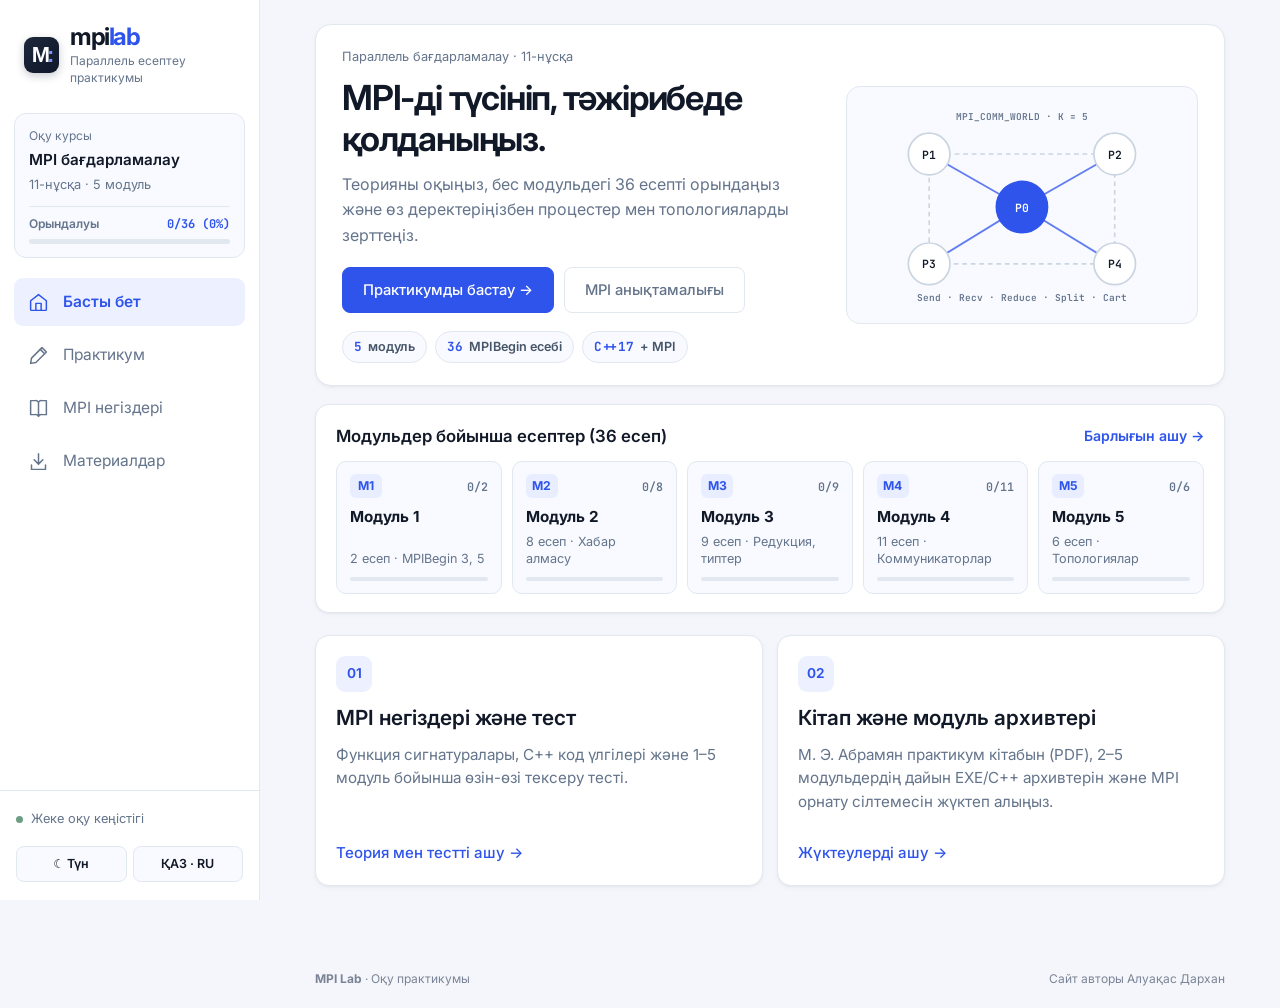
<file: index.html>
<!doctype html>
<html lang="kk">
<head><meta charset="utf-8"><meta name="viewport" content="width=device-width, initial-scale=1"><link rel="icon" type="image/svg+xml" href="favicon.svg"><title data-kk="MPI Lab | Басты бет" data-ru="MPI Lab | Главная">MPI Lab | Басты бет</title><script>try{if(localStorage.getItem('mpi-theme')==='dark')document.documentElement.dataset.theme='dark';}catch{}</script><link rel="stylesheet" href="styles/reference.css?v=11"><link rel="stylesheet" href="styles/pro-ui.css?v=11"></head>
<body class="page-index">
  <header class="app-header">
<a class="brand" href="index.html" aria-label="MPI Lab"><span class="brand-mark">M<span>:</span></span><span><strong>mpi<span>lab</span></strong><small data-kk="Параллель есептеу практикумы" data-ru="Практикум параллельных вычислений">Параллель есептеу практикумы</small></span></a>
<div class="course-context"><small data-kk="Оқу курсы" data-ru="Учебный курс">Оқу курсы</small><strong data-kk="MPI бағдарламалау" data-ru="Программирование MPI">MPI бағдарламалау</strong><span data-kk="11-нұсқа · 5 модуль" data-ru="Вариант 11 · 5 модулей">11-нұсқа · 5 модуль</span></div>
<nav class="main-nav" aria-label="Navigation"><a class="nav-link active" aria-current="page" href="index.html"><svg viewBox="0 0 24 24" fill="none" stroke="currentColor" stroke-width="1.7" stroke-linecap="round" stroke-linejoin="round" aria-hidden="true"><path d="m3 10 9-7 9 7v10a1 1 0 0 1-1 1H4a1 1 0 0 1-1-1Z"/><path d="M9 21v-8h6v8"/></svg><span data-kk="Басты бет" data-ru="Главная">Басты бет</span></a><a class="nav-link" href="practice.html"><svg viewBox="0 0 24 24" fill="none" stroke="currentColor" stroke-width="1.7" stroke-linecap="round" stroke-linejoin="round" aria-hidden="true"><path d="m16 3 5 5-12 12-6 1 1-6Z"/><path d="m14 5 5 5"/></svg><span data-kk="Практикум" data-ru="Практикум">Практикум</span></a><a class="nav-link" href="theory.html"><svg viewBox="0 0 24 24" fill="none" stroke="currentColor" stroke-width="1.7" stroke-linecap="round" stroke-linejoin="round" aria-hidden="true"><path d="M12 5v16M3 3h5a4 4 0 0 1 4 2 4 4 0 0 1 4-2h5v16h-5a4 4 0 0 0-4 2 4 4 0 0 0-4-2H3Z"/></svg><span data-kk="MPI негіздері" data-ru="Основы MPI">MPI негіздері</span></a><a class="nav-link" href="resources.html"><svg viewBox="0 0 24 24" fill="none" stroke="currentColor" stroke-width="1.7" stroke-linecap="round" stroke-linejoin="round" aria-hidden="true"><path d="M12 3v12m-5-5 5 5 5-5M4 16v5h16v-5"/></svg><span data-kk="Материалдар" data-ru="Материалы">Материалдар</span></a></nav>
<div class="sidebar-bottom"><div class="learning-note"><span class="local-dot"></span><span data-kk="Жеке оқу кеңістігі" data-ru="Личное учебное пространство">Жеке оқу кеңістігі</span></div><div class="utility-controls"><button id="themeToggle" class="utility-button" type="button" aria-label="Тақырып түсі">☾ Түн</button><button id="languageToggle" class="utility-button" type="button">ҚАЗ · RU</button></div></div></header>

<main class="app-main">
<div class="hero-split">
  <section class="home-intro">
    <p class="eyebrow" data-kk="Параллель бағдарламалау · 11-нұсқа" data-ru="Параллельное программирование · Вариант 11">Параллель бағдарламалау · 11-нұсқа</p>
    <h1 data-kk="MPI-ді түсініп, тәжірибеде қолданыңыз." data-ru="Понимайте MPI и применяйте на практике.">MPI-ді түсініп, тәжірибеде қолданыңыз.</h1>
    <p data-kk="Теорияны оқыңыз, бес модульдегі 36 есепті орындаңыз және өз деректеріңізбен процестер мен топологияларды зерттеңіз." data-ru="Изучайте теорию, решайте 36 задач пяти модулей и исследуйте процессы и топологии со своими данными.">Теорияны оқыңыз, бес модульдегі 36 есепті орындаңыз және өз деректеріңізбен процестер мен топологияларды зерттеңіз.</p>
    <div class="hero-cta-row">
      <a class="button primary" href="practice.html" data-kk="Практикумды бастау →" data-ru="Начать практикум →">Практикумды бастау →</a>
      <a class="button ghost" href="theory.html" data-kk="MPI анықтамалығы" data-ru="Справочник MPI">MPI анықтамалығы</a>
    </div>
    <div class="hero-stats">
      <span class="stat-pill"><b>5</b> <span data-kk="модуль" data-ru="модулей">модуль</span></span>
      <span class="stat-pill"><b>36</b> <span data-kk="MPIBegin есебі" data-ru="задач MPIBegin">MPIBegin есебі</span></span>
      <span class="stat-pill"><b>C++17</b> <span>+ MPI</span></span>
    </div>
  </section>
  <div class="hero-visual" aria-hidden="true">
    <svg class="hero-svg" viewBox="0 0 340 220">
      <text class="hv-cap" x="170" y="16">MPI_COMM_WORLD · K = 5</text>
      <line class="hv-edge-solid" x1="170" y1="112" x2="72" y2="56"/>
      <line class="hv-edge-solid" x1="170" y1="112" x2="268" y2="56"/>
      <line class="hv-edge-solid" x1="170" y1="112" x2="72" y2="172"/>
      <line class="hv-edge-solid" x1="170" y1="112" x2="268" y2="172"/>
      <path class="hv-edge" d="M 72 56 L 268 56 L 268 172 L 72 172 Z" fill="none"/>
      <g><circle class="hv-node" cx="72" cy="56" r="22"/><text x="72" y="56">P1</text></g>
      <g><circle class="hv-node" cx="268" cy="56" r="22"/><text x="268" y="56">P2</text></g>
      <g><circle class="hv-node" cx="72" cy="172" r="22"/><text x="72" y="172">P3</text></g>
      <g><circle class="hv-node" cx="268" cy="172" r="22"/><text x="268" y="172">P4</text></g>
      <g><circle class="hv-node hv-root" cx="170" cy="112" r="27"/><text class="hv-root-txt" x="170" y="112">P0</text></g>
      <text class="hv-cap" x="170" y="208">Send · Recv · Reduce · Split · Cart</text>
    </svg>
  </div>
</div>
<section class="home-modules" aria-label="Модульдер тізімі">
  <div class="home-modules-head">
    <h2 data-kk="Модульдер бойынша есептер (36 есеп)" data-ru="Задачи по модулям (36 задач)">Модульдер бойынша есептер (36 есеп)</h2>
    <a class="home-all-link" href="practice.html" data-kk="Барлығын ашу →" data-ru="Открыть все →">Барлығын ашу →</a>
  </div>
  <div class="home-module-grid">
    <a class="home-module-card" data-home-mod="1" data-mod-total="2" href="practice.html?module=1"><div class="hm-top"><span class="hm-badge">M1</span><span class="hm-count">0/2</span></div><strong>Модуль 1</strong><small data-kk="2 есеп · MPIBegin 3, 5" data-ru="2 задачи · MPIBegin 3, 5">2 есеп · MPIBegin 3, 5</small><div class="hm-prog"><i style="width:0%"></i></div></a>
    <a class="home-module-card" data-home-mod="2" data-mod-total="8" href="practice.html?module=2"><div class="hm-top"><span class="hm-badge">M2</span><span class="hm-count">0/8</span></div><strong>Модуль 2</strong><small data-kk="8 есеп · Хабар алмасу" data-ru="8 задач · Обмен сообщениями">8 есеп · Хабар алмасу</small><div class="hm-prog"><i style="width:0%"></i></div></a>
    <a class="home-module-card" data-home-mod="3" data-mod-total="9" href="practice.html?module=3"><div class="hm-top"><span class="hm-badge">M3</span><span class="hm-count">0/9</span></div><strong>Модуль 3</strong><small data-kk="9 есеп · Редукция, типтер" data-ru="9 задач · Редукция, типы">9 есеп · Редукция, типтер</small><div class="hm-prog"><i style="width:0%"></i></div></a>
    <a class="home-module-card" data-home-mod="4" data-mod-total="11" href="practice.html?module=4"><div class="hm-top"><span class="hm-badge">M4</span><span class="hm-count">0/11</span></div><strong>Модуль 4</strong><small data-kk="11 есеп · Коммуникаторлар" data-ru="11 задач · Коммуникаторы">11 есеп · Коммуникаторлар</small><div class="hm-prog"><i style="width:0%"></i></div></a>
    <a class="home-module-card" data-home-mod="5" data-mod-total="6" href="practice.html?module=5"><div class="hm-top"><span class="hm-badge">M5</span><span class="hm-count">0/6</span></div><strong>Модуль 5</strong><small data-kk="6 есеп · Топологиялар" data-ru="6 задач · Топологии">6 есеп · Топологиялар</small><div class="hm-prog"><i style="width:0%"></i></div></a>
  </div>
</section>
<div class="destination-grid destination-two">
<a class="destination" href="theory.html"><span class="destination-number">01</span><h2 data-kk="MPI негіздері және тест" data-ru="Основы MPI и тест">MPI негіздері және тест</h2><p data-kk="Функция сигнатуралары, C++ код үлгілері және 1–5 модуль бойынша өзін-өзі тексеру тесті." data-ru="Сигнатуры функций, примеры C++ и интерактивный тест для самопроверки по модулям 1–5.">Функция сигнатуралары, C++ код үлгілері және 1–5 модуль бойынша өзін-өзі тексеру тесті.</p><span class="destination-link" data-kk="Теория мен тестті ашу →" data-ru="Открыть теорию и тест →">Теория мен тестті ашу →</span></a>
<a class="destination" href="resources.html"><span class="destination-number">02</span><h2 data-kk="Кітап және модуль архивтері" data-ru="Книга и архивы модулей">Кітап және модуль архивтері</h2><p data-kk="М. Э. Абрамян практикум кітабын (PDF), 2–5 модульдердің дайын EXE/C++ архивтерін және MPI орнату сілтемесін жүктеп алыңыз." data-ru="Скачайте книгу практикума М. Э. Абрамяна (PDF), готовые архивы EXE/C++ модулей 2–5 и пакет установки MPI.">М. Э. Абрамян практикум кітабын (PDF), 2–5 модульдердің дайын EXE/C++ архивтерін және MPI орнату сілтемесін жүктеп алыңыз.</p><span class="destination-link" data-kk="Жүктеулерді ашу →" data-ru="Открыть загрузки →">Жүктеулерді ашу →</span></a>
</div></main>
  <footer class="app-footer"><span><b>MPI Lab</b> · <span data-kk="Оқу практикумы" data-ru="Учебный практикум">Оқу практикумы</span></span><span data-kk="Сайт авторы Алуақас Дархан" data-ru="Автор сайта Алуакас Дархан">Сайт авторы Алуақас Дархан</span></footer>
<script src="scripts/localization.js?v=11"></script>
</body></html>
</file>
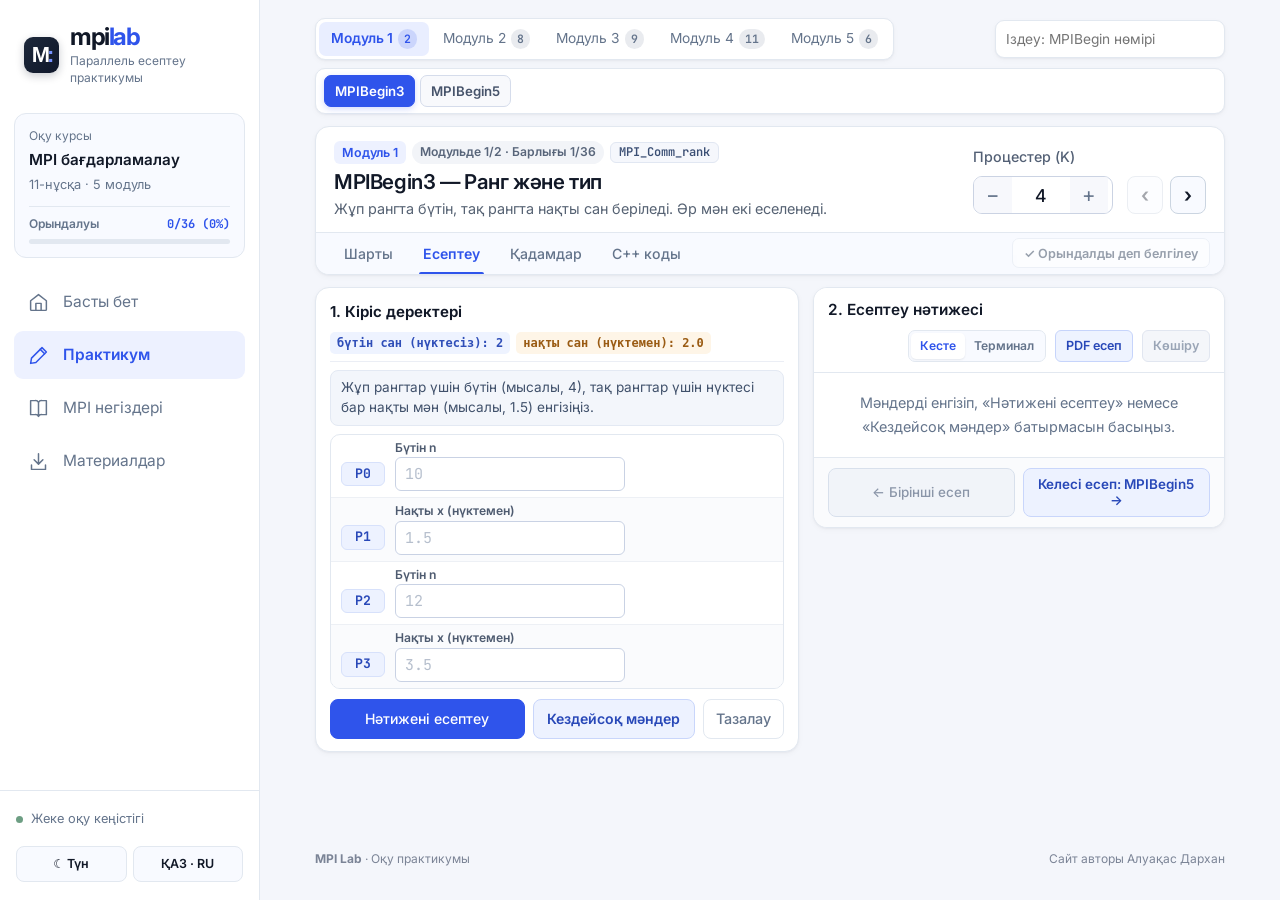
<file: practice.html>
<!doctype html>
<html lang="kk">
<head><meta charset="utf-8"><meta name="viewport" content="width=device-width, initial-scale=1"><link rel="icon" type="image/svg+xml" href="favicon.svg"><title data-kk="MPI Lab | Практикум" data-ru="MPI Lab | Практикум">MPI Lab | Практикум</title><script>try{if(localStorage.getItem('mpi-theme')==='dark')document.documentElement.dataset.theme='dark';}catch{}</script><link rel="stylesheet" href="styles/reference.css?v=11"><link rel="stylesheet" href="styles/lesson.css?v=11"><link rel="stylesheet" href="styles/module-refresh.css?v=11"><link rel="stylesheet" href="styles/pro-ui.css?v=11"></head>
<body class="page-practice">
  <header class="app-header">
<a class="brand" href="index.html" aria-label="MPI Lab"><span class="brand-mark">M<span>:</span></span><span><strong>mpi<span>lab</span></strong><small data-kk="Параллель есептеу практикумы" data-ru="Практикум параллельных вычислений">Параллель есептеу практикумы</small></span></a>
<div class="course-context"><small data-kk="Оқу курсы" data-ru="Учебный курс">Оқу курсы</small><strong data-kk="MPI бағдарламалау" data-ru="Программирование MPI">MPI бағдарламалау</strong><span data-kk="11-нұсқа · 5 модуль" data-ru="Вариант 11 · 5 модулей">11-нұсқа · 5 модуль</span></div>
<nav class="main-nav" aria-label="Navigation"><a class="nav-link" href="index.html"><svg viewBox="0 0 24 24" fill="none" stroke="currentColor" stroke-width="1.7" stroke-linecap="round" stroke-linejoin="round" aria-hidden="true"><path d="m3 10 9-7 9 7v10a1 1 0 0 1-1 1H4a1 1 0 0 1-1-1Z"/><path d="M9 21v-8h6v8"/></svg><span data-kk="Басты бет" data-ru="Главная">Басты бет</span></a><a class="nav-link active" aria-current="page" href="practice.html"><svg viewBox="0 0 24 24" fill="none" stroke="currentColor" stroke-width="1.7" stroke-linecap="round" stroke-linejoin="round" aria-hidden="true"><path d="m16 3 5 5-12 12-6 1 1-6Z"/><path d="m14 5 5 5"/></svg><span data-kk="Практикум" data-ru="Практикум">Практикум</span></a><a class="nav-link" href="theory.html"><svg viewBox="0 0 24 24" fill="none" stroke="currentColor" stroke-width="1.7" stroke-linecap="round" stroke-linejoin="round" aria-hidden="true"><path d="M12 5v16M3 3h5a4 4 0 0 1 4 2 4 4 0 0 1 4-2h5v16h-5a4 4 0 0 0-4 2 4 4 0 0 0-4-2H3Z"/></svg><span data-kk="MPI негіздері" data-ru="Основы MPI">MPI негіздері</span></a><a class="nav-link" href="resources.html"><svg viewBox="0 0 24 24" fill="none" stroke="currentColor" stroke-width="1.7" stroke-linecap="round" stroke-linejoin="round" aria-hidden="true"><path d="M12 3v12m-5-5 5 5 5-5M4 16v5h16v-5"/></svg><span data-kk="Материалдар" data-ru="Материалы">Материалдар</span></a></nav>
<div class="sidebar-bottom"><div class="learning-note"><span class="local-dot"></span><span data-kk="Жеке оқу кеңістігі" data-ru="Личное учебное пространство">Жеке оқу кеңістігі</span></div><div class="utility-controls"><button id="themeToggle" class="utility-button" type="button" aria-label="Тақырып түсі">☾ Түн</button><button id="languageToggle" class="utility-button" type="button">ҚАЗ · RU</button></div></div></header>

<main class="app-main"><section class="welcome-row"><div><h1 data-kk="MPI практикумы" data-ru="Практикум MPI">MPI практикумы</h1><p class="welcome-copy" data-kk="Модуль мен есепті таңдаңыз. Деректерді енгізіп, нәтижені есептеңіз." data-ru="Выберите модуль и задачу. Введите данные и рассчитайте результат.">Модуль мен есепті таңдаңыз. Деректерді енгізіп, нәтижені есептеңіз.</p></div></section><section class="practice-layout" id="practice" aria-label="Есептер практикумы">
      <aside class="task-sidebar">
<div class="module-tabs" role="tablist" aria-label="Модульдер"><button class="module-tab active" data-module="1" role="tab" aria-selected="true"><span>Модуль 1</span><i class="mod-count">2</i></button><button class="module-tab" data-module="2" role="tab" aria-selected="false"><span>Модуль 2</span><i class="mod-count">8</i></button><button class="module-tab" data-module="3" role="tab" aria-selected="false"><span>Модуль 3</span><i class="mod-count">9</i></button><button class="module-tab" data-module="4" role="tab" aria-selected="false"><span>Модуль 4</span><i class="mod-count">11</i></button><button class="module-tab" data-module="5" role="tab" aria-selected="false"><span>Модуль 5</span><i class="mod-count">6</i></button></div>
<div class="task-filter" hidden><label for="taskSelect" data-kk="Тапсырма" data-ru="Задача">Тапсырма</label><select id="taskSelect"></select></div>
<div class="task-filter search-filter"><input id="taskSearch" type="search" aria-label="Іздеу" placeholder="Іздеу: MPIBegin нөмірі"></div><div id="taskList" hidden></div></aside>
      <div id="moduleTaskStrip" class="module-task-strip" role="navigation" aria-label="Есептер тізімі"></div>
      <div id="moduleBrief" class="module-brief" hidden></div>
      <section class="calculator-shell" aria-labelledby="taskTitle">
        <div class="task-hero-card">
          <div class="calculator-header"><div class="task-heading"><div class="breadcrumb"><span id="taskModule" class="crumb-pill">Модуль 1</span><span id="taskPosition" class="crumb-pos">1 / 36</span><span id="taskApiBadge" class="crumb-api"></span><span id="taskCode" class="crumb-code" hidden>MPIBegin3</span></div><h2 id="taskTitle">MPIBegin3</h2><p id="taskDescription"></p></div><div class="header-controls"><div class="process-control"><label for="processCount" data-kk="Процестер (K)" data-ru="Процессов (K)">Процестер (K)</label><div class="stepper"><button id="decreaseProcesses" type="button" aria-label="Процестер санын азайту">−</button><input id="processCount" type="number" min="2" max="13" step="1" value="4"><button id="increaseProcesses" type="button" aria-label="Процестер санын көбейту">+</button></div></div><div class="task-QuickNav" aria-label="Есептер арасында өту"><button id="prevTaskTop" class="icon-step-btn" type="button" aria-label="Алдыңғы есеп">‹</button><button id="nextTaskTop" class="icon-step-btn" type="button" aria-label="Келесі есеп">›</button></div></div></div>
          <div class="hero-tabs-bar">
            <nav id="lessonTabs" class="lesson-tabs" aria-label="Task views"></nav>
            <div id="learningProgress" class="learning-progress"></div>
          </div>
        </div>
        <section id="lessonPanel" class="lesson-panel" hidden></section>
        <div class="process-overview"><span class="overline">MPI_COMM_WORLD</span><div class="process-strip" id="processStrip" aria-label="Процестер"></div></div>
        <form id="calculatorForm" class="calculator-form" novalidate><div class="panel-mini-head"><strong data-kk="1. Кіріс деректері" data-ru="1. Входные данные">1. Кіріс деректері</strong><span class="type-legend" id="typeLegend"><i class="tag-int" id="badgeInt" data-kk="бүтін сан (нүктесіз): 2" data-ru="целое (без точки): 2">бүтін сан (нүктесіз): 2</i><i class="tag-real" id="badgeReal" data-kk="нақты сан (нүктемен): 2.0" data-ru="веществ. (с точкой): 2.0">нақты сан (нүктемен): 2.0</i></span></div><div id="dynamicFields"></div><div class="form-actions"><button class="button primary" type="submit" data-kk="Нәтижені есептеу" data-ru="Рассчитать результат">Нәтижені есептеу</button><button class="button secondary-accent" type="button" id="randomFill" data-kk="Кездейсоқ мәндер" data-ru="Случайные значения">Кездейсоқ мәндер</button><button class="button ghost" type="button" id="clearFields" data-kk="Тазалау" data-ru="Очистить">Тазалау</button></div></form>
        <section class="result-panel" aria-live="polite"><div class="result-heading"><div><span class="status-dot"></span><strong data-kk="2. Есептеу нәтижесі" data-ru="2. Результат вычисления">2. Есептеу нәтижесі</strong></div><div class="result-tools"><div class="view-seg" role="group" aria-label="Нәтиже түрі"><button type="button" id="viewTableBtn" aria-pressed="true" data-kk="Кесте" data-ru="Таблица">Кесте</button><button type="button" id="viewCmdBtn" aria-pressed="false" data-kk="Терминал" data-ru="Терминал">Терминал</button></div><button id="exportReport" type="button" data-kk="PDF есеп" data-ru="Отчёт PDF">PDF есеп</button><button id="copyResult" type="button" disabled data-kk="Көшіру" data-ru="Копировать">Көшіру</button></div></div><div id="resultContent" class="result-content"><p class="result-placeholder">Мәндерді енгізіп, есептеуді бастаңыз.</p></div><div class="result-footer-nav" id="resultFooterNav"><button id="prevTaskBottom" class="button ghost nav-step-bottom" type="button"></button><button id="nextTaskBottom" class="button secondary-accent nav-step-bottom" type="button"></button></div></section>
      </section>
    </section></main>
  <dialog id="pdfModal" class="pdf-modal">
    <form id="pdfModalForm" class="pdf-modal-box" method="dialog">
      <div class="pdf-modal-head">
        <div>
          <span class="brief-kicker" data-kk="ЗЕРТХАНАЛЫҚ ЕСЕП БЕРУ · PDF" data-ru="ЛАБОРАТОРНЫЙ ОТЧЁТ · PDF">ЗЕРТХАНАЛЫҚ ЕСЕП БЕРУ · PDF</span>
          <h3 data-kk="PDF есепті баптау" data-ru="Настройка отчёта PDF">PDF есепті баптау</h3>
        </div>
        <button type="button" class="pdf-close-btn" id="closePdfModal" aria-label="Жабу">✕</button>
      </div>
      <div class="pdf-modal-grid">
        <div class="input-group">
          <label for="repStudent" data-kk="Орындаған студент (Аты-жөні)" data-ru="Выполнил студент (ФИО)">Орындаған студент (Аты-жөні)</label>
          <input id="repStudent" type="text" placeholder="Алуақас Дархан">
        </div>
        <div class="input-group">
          <label for="repGroup" data-kk="Тобы / Курсы" data-ru="Группа / Курс">Тобы / Курсы</label>
          <input id="repGroup" type="text" placeholder="ИС-31">
        </div>
        <div class="input-group wide-span">
          <label for="repTeacher" data-kk="Тексерген оқытушы (міндетті емес)" data-ru="Проверил преподаватель (необязательно)">Тексерген оқытушы (міндетті емес)</label>
          <input id="repTeacher" type="text" placeholder="">
        </div>
      </div>
      <fieldset class="pdf-scope-box">
        <legend data-kk="Есеп көлемі" data-ru="Объём отчёта">Есеп көлемі</legend>
        <label class="pdf-radio"><input type="radio" name="repScope" value="single" checked><span id="repScopeSingleLbl">Ағымдағы есеп</span></label>
        <label class="pdf-radio"><input type="radio" name="repScope" value="module"><span id="repScopeModuleLbl">Толық модуль</span></label>
      </fieldset>
      <label class="pdf-check"><input type="checkbox" id="repIncludeCode" checked><span data-kk="Бастапқы C++ кодын қосу" data-ru="Включить исходный код C++">Бастапқы C++ кодын қосу</span></label>
      <div class="pdf-modal-actions">
        <button type="button" class="button ghost" id="cancelPdfModal" data-kk="Болдырмау" data-ru="Отмена">Болдырмау</button>
        <button type="submit" class="button primary" id="confirmPdfPrint" data-kk="PDF шығару / Басып шығару" data-ru="Сформировать PDF / Печать">PDF шығару / Басып шығару</button>
      </div>
    </form>
  </dialog>
  <section id="printReportContainer" class="print-report-container" aria-hidden="true"></section>
  <footer class="app-footer"><span><b>MPI Lab</b> · <span data-kk="Оқу практикумы" data-ru="Учебный практикум">Оқу практикумы</span></span><span data-kk="Сайт авторы Алуақас Дархан" data-ru="Автор сайта Алуакас Дархан">Сайт авторы Алуақас Дархан</span></footer>
<script src="scripts/task-data.js?v=11"></script><script src="scripts/lesson-data.js?v=11"></script><script src="scripts/file-examples.js?v=11"></script><script src="scripts/source-code.js?v=11"></script><script src="scripts/lesson-engine.js?v=11"></script><script src="scripts/app.js?v=11"></script><script src="scripts/lesson-ui.js?v=11"></script><script src="scripts/localization.js?v=11"></script>
</body></html>
</file>
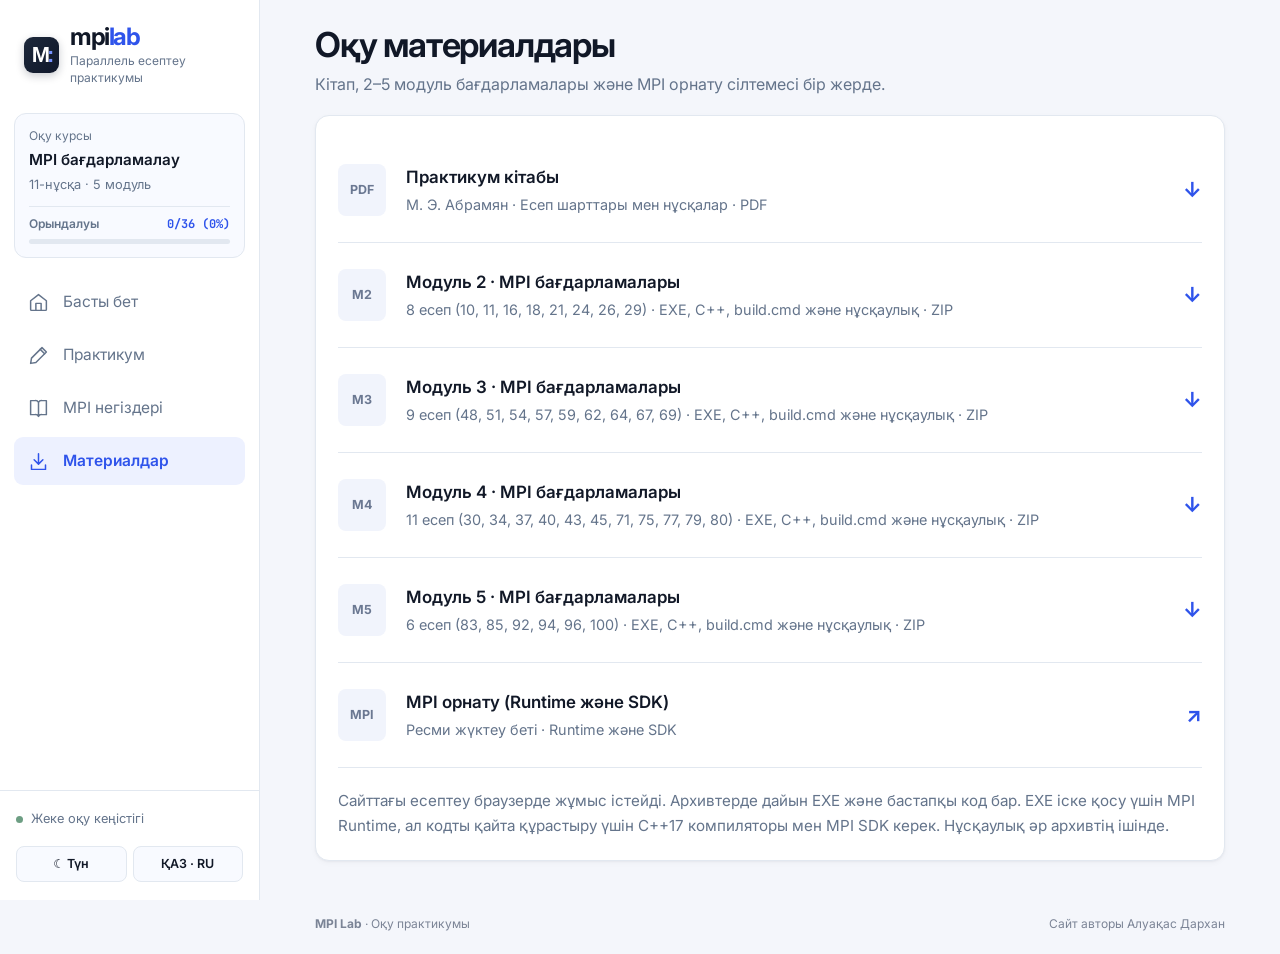
<file: resources.html>
<!doctype html>
<html lang="kk">
<head><meta charset="utf-8"><meta name="viewport" content="width=device-width, initial-scale=1"><link rel="icon" type="image/svg+xml" href="favicon.svg"><title data-kk="MPI Lab | Материалдар" data-ru="MPI Lab | Материалы">MPI Lab | Материалдар</title><script>try{if(localStorage.getItem('mpi-theme')==='dark')document.documentElement.dataset.theme='dark';}catch{}</script><link rel="stylesheet" href="styles/reference.css?v=11"><link rel="stylesheet" href="styles/module-refresh.css?v=11"><link rel="stylesheet" href="styles/pro-ui.css?v=11"></head>
<body class="page-resources">
  <header class="app-header">
<a class="brand" href="index.html" aria-label="MPI Lab"><span class="brand-mark">M<span>:</span></span><span><strong>mpi<span>lab</span></strong><small data-kk="Параллель есептеу практикумы" data-ru="Практикум параллельных вычислений">Параллель есептеу практикумы</small></span></a>
<div class="course-context"><small data-kk="Оқу курсы" data-ru="Учебный курс">Оқу курсы</small><strong data-kk="MPI бағдарламалау" data-ru="Программирование MPI">MPI бағдарламалау</strong><span data-kk="11-нұсқа · 5 модуль" data-ru="Вариант 11 · 5 модулей">11-нұсқа · 5 модуль</span></div>
<nav class="main-nav" aria-label="Navigation"><a class="nav-link" href="index.html"><svg viewBox="0 0 24 24" fill="none" stroke="currentColor" stroke-width="1.7" stroke-linecap="round" stroke-linejoin="round" aria-hidden="true"><path d="m3 10 9-7 9 7v10a1 1 0 0 1-1 1H4a1 1 0 0 1-1-1Z"/><path d="M9 21v-8h6v8"/></svg><span data-kk="Басты бет" data-ru="Главная">Басты бет</span></a><a class="nav-link" href="practice.html"><svg viewBox="0 0 24 24" fill="none" stroke="currentColor" stroke-width="1.7" stroke-linecap="round" stroke-linejoin="round" aria-hidden="true"><path d="m16 3 5 5-12 12-6 1 1-6Z"/><path d="m14 5 5 5"/></svg><span data-kk="Практикум" data-ru="Практикум">Практикум</span></a><a class="nav-link" href="theory.html"><svg viewBox="0 0 24 24" fill="none" stroke="currentColor" stroke-width="1.7" stroke-linecap="round" stroke-linejoin="round" aria-hidden="true"><path d="M12 5v16M3 3h5a4 4 0 0 1 4 2 4 4 0 0 1 4-2h5v16h-5a4 4 0 0 0-4 2 4 4 0 0 0-4-2H3Z"/></svg><span data-kk="MPI негіздері" data-ru="Основы MPI">MPI негіздері</span></a><a class="nav-link active" aria-current="page" href="resources.html"><svg viewBox="0 0 24 24" fill="none" stroke="currentColor" stroke-width="1.7" stroke-linecap="round" stroke-linejoin="round" aria-hidden="true"><path d="M12 3v12m-5-5 5 5 5-5M4 16v5h16v-5"/></svg><span data-kk="Материалдар" data-ru="Материалы">Материалдар</span></a></nav>
<div class="sidebar-bottom"><div class="learning-note"><span class="local-dot"></span><span data-kk="Жеке оқу кеңістігі" data-ru="Личное учебное пространство">Жеке оқу кеңістігі</span></div><div class="utility-controls"><button id="themeToggle" class="utility-button" type="button" aria-label="Тақырып түсі">☾ Түн</button><button id="languageToggle" class="utility-button" type="button">ҚАЗ · RU</button></div></div></header>

<main class="app-main"><section class="welcome-row"><div><h1 data-kk="Оқу материалдары" data-ru="Учебные материалы">Оқу материалдары</h1><p class="welcome-copy" data-kk="Кітап, 2–5 модуль бағдарламалары және MPI орнату сілтемесі бір жерде." data-ru="Книга, программы модулей 2–5 и ссылка для установки MPI в одном месте.">Кітап, 2–5 модуль бағдарламалары және MPI орнату сілтемесі бір жерде.</p></div></section><div class="reading-page"><section class="info-panel resources-panel" id="resources">
<a class="resource-row" href="downloads/praktikum.pdf" download><span class="file-badge">PDF</span><span><strong data-kk="Практикум кітабы" data-ru="Книга практикума">Практикум кітабы</strong><small data-kk="М. Э. Абрамян · Есеп шарттары мен нұсқалар · PDF" data-ru="М. Э. Абрамян · Условия задач и варианты · PDF">М. Э. Абрамян · Есеп шарттары мен нұсқалар · PDF</small></span><b>↓</b></a>
<a class="resource-row" href="downloads/module-2-variant-11.zip" download><span class="file-badge">M2</span><span><strong data-kk="Модуль 2 · MPI бағдарламалары" data-ru="Модуль 2 · программы MPI">Модуль 2 · MPI бағдарламалары</strong><small data-kk="8 есеп (10, 11, 16, 18, 21, 24, 26, 29) · EXE, C++, build.cmd және нұсқаулық · ZIP" data-ru="8 задач (10, 11, 16, 18, 21, 24, 26, 29) · EXE, C++, build.cmd и инструкция · ZIP">8 есеп (10, 11, 16, 18, 21, 24, 26, 29) · EXE, C++, build.cmd және нұсқаулық · ZIP</small></span><b>↓</b></a>
<a class="resource-row" href="downloads/module-3-variant-11.zip" download><span class="file-badge">M3</span><span><strong data-kk="Модуль 3 · MPI бағдарламалары" data-ru="Модуль 3 · программы MPI">Модуль 3 · MPI бағдарламалары</strong><small data-kk="9 есеп (48, 51, 54, 57, 59, 62, 64, 67, 69) · EXE, C++, build.cmd және нұсқаулық · ZIP" data-ru="9 задач (48, 51, 54, 57, 59, 62, 64, 67, 69) · EXE, C++, build.cmd и инструкция · ZIP">9 есеп (48, 51, 54, 57, 59, 62, 64, 67, 69) · EXE, C++, build.cmd және нұсқаулық · ZIP</small></span><b>↓</b></a>
<a class="resource-row" href="downloads/module-4-variant-11.zip" download><span class="file-badge">M4</span><span><strong data-kk="Модуль 4 · MPI бағдарламалары" data-ru="Модуль 4 · программы MPI">Модуль 4 · MPI бағдарламалары</strong><small data-kk="11 есеп (30, 34, 37, 40, 43, 45, 71, 75, 77, 79, 80) · EXE, C++, build.cmd және нұсқаулық · ZIP" data-ru="11 задач (30, 34, 37, 40, 43, 45, 71, 75, 77, 79, 80) · EXE, C++, build.cmd и инструкция · ZIP">11 есеп (30, 34, 37, 40, 43, 45, 71, 75, 77, 79, 80) · EXE, C++, build.cmd және нұсқаулық · ZIP</small></span><b>↓</b></a>
<a class="resource-row" href="downloads/module-5-variant-11.zip" download><span class="file-badge">M5</span><span><strong data-kk="Модуль 5 · MPI бағдарламалары" data-ru="Модуль 5 · программы MPI">Модуль 5 · MPI бағдарламалары</strong><small data-kk="6 есеп (83, 85, 92, 94, 96, 100) · EXE, C++, build.cmd және нұсқаулық · ZIP" data-ru="6 задач (83, 85, 92, 94, 96, 100) · EXE, C++, build.cmd и инструкция · ZIP">6 есеп (83, 85, 92, 94, 96, 100) · EXE, C++, build.cmd және нұсқаулық · ZIP</small></span><b>↓</b></a>
<a class="resource-row" href="https://www.microsoft.com/en-us/download/details.aspx?id=105289" target="_blank" rel="noopener noreferrer"><span class="file-badge mpi-badge">MPI</span><span><strong data-kk="MPI орнату (Runtime және SDK)" data-ru="Установка MPI (Runtime и SDK)">MPI орнату (Runtime және SDK)</strong><small data-kk="Ресми жүктеу беті · Runtime және SDK" data-ru="Официальная страница загрузки · Runtime и SDK">Ресми жүктеу беті · Runtime және SDK</small></span><b>↗</b></a>
<p class="resource-note" data-kk="Сайттағы есептеу браузерде жұмыс істейді. Архивтерде дайын EXE және бастапқы код бар. EXE іске қосу үшін MPI Runtime, ал кодты қайта құрастыру үшін C++17 компиляторы мен MPI SDK керек. Нұсқаулық әр архивтің ішінде." data-ru="Расчёт на сайте работает в браузере. Архивы содержат готовые EXE и исходный код. Для запуска EXE нужен MPI Runtime, для пересборки — компилятор C++17 и MPI SDK. Инструкция находится в каждом архиве.">Сайттағы есептеу браузерде жұмыс істейді. Архивтерде дайын EXE және бастапқы код бар. EXE іске қосу үшін MPI Runtime, ал кодты қайта құрастыру үшін C++17 компиляторы мен MPI SDK керек. Нұсқаулық әр архивтің ішінде.</p></section></div></main>
  <footer class="app-footer"><span><b>MPI Lab</b> · <span data-kk="Оқу практикумы" data-ru="Учебный практикум">Оқу практикумы</span></span><span data-kk="Сайт авторы Алуақас Дархан" data-ru="Автор сайта Алуакас Дархан">Сайт авторы Алуақас Дархан</span></footer>
<script src="scripts/localization.js?v=11"></script>
</body></html>
</file>
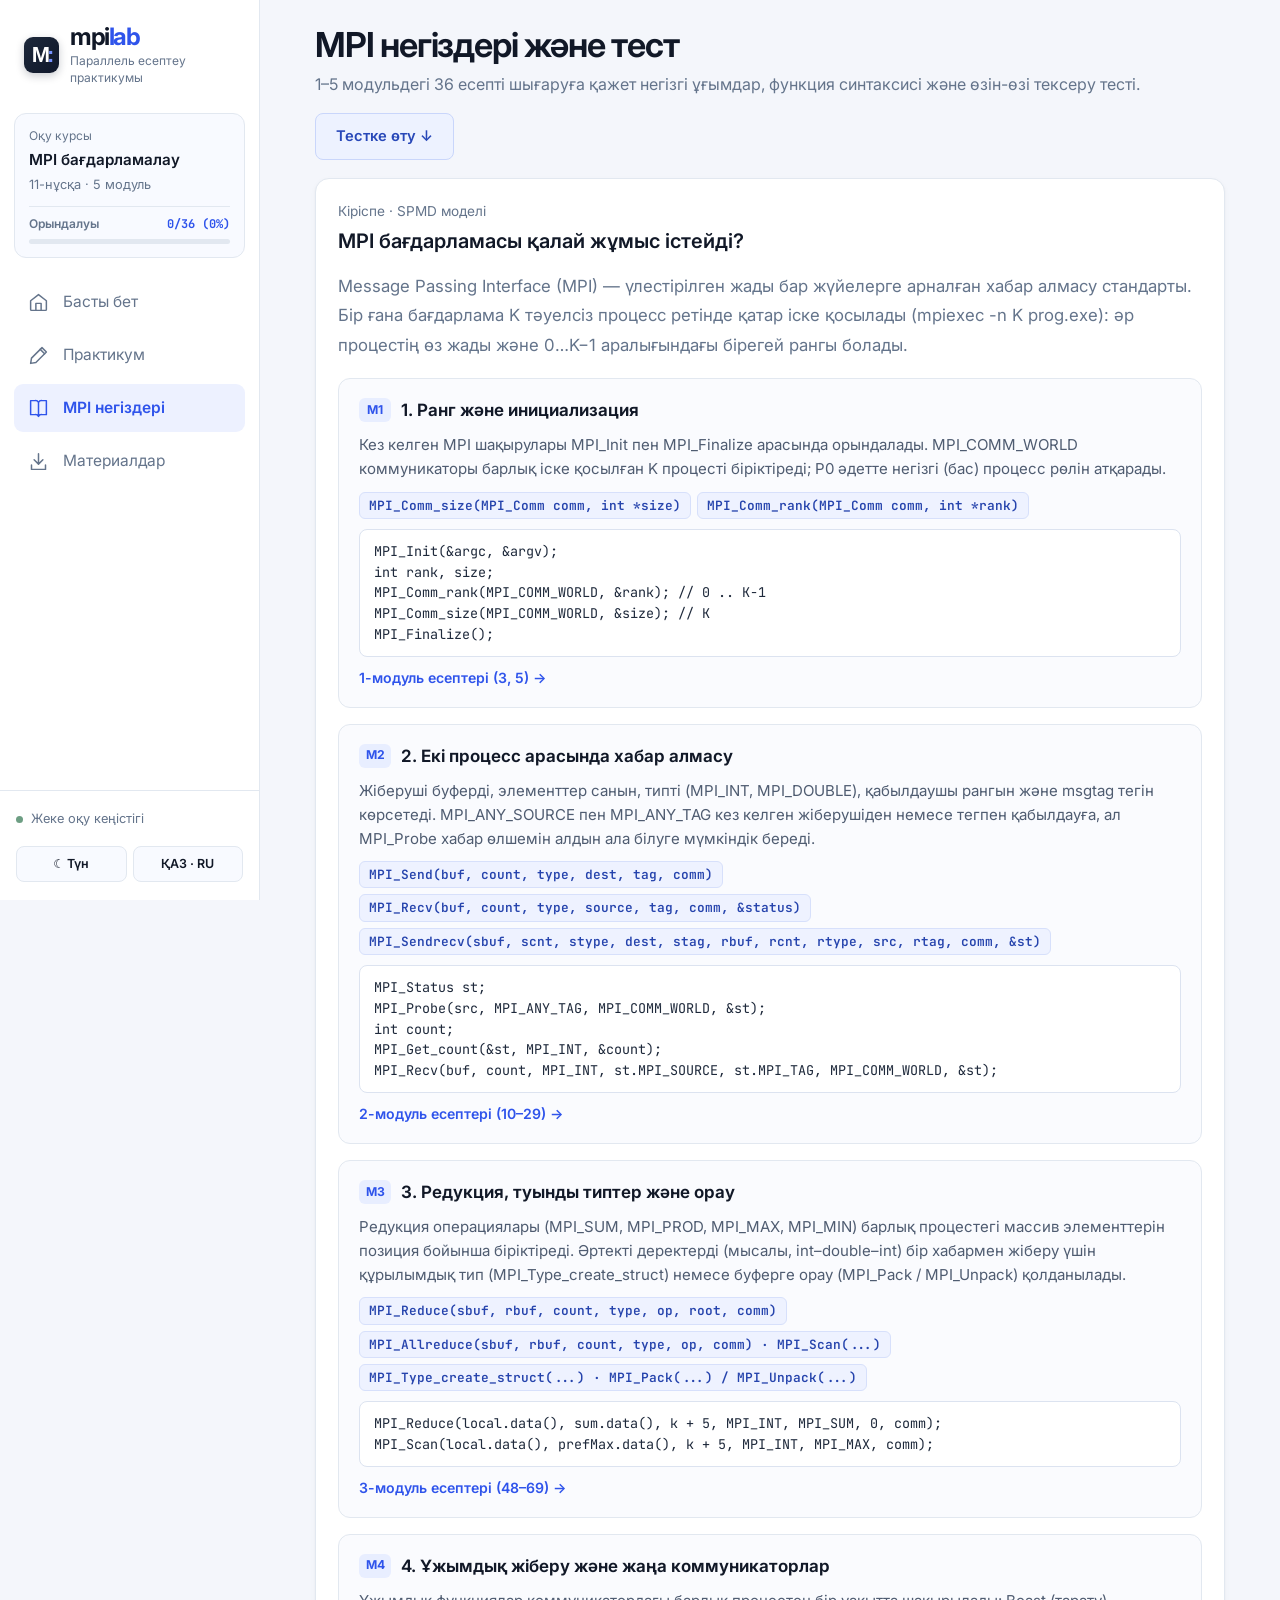
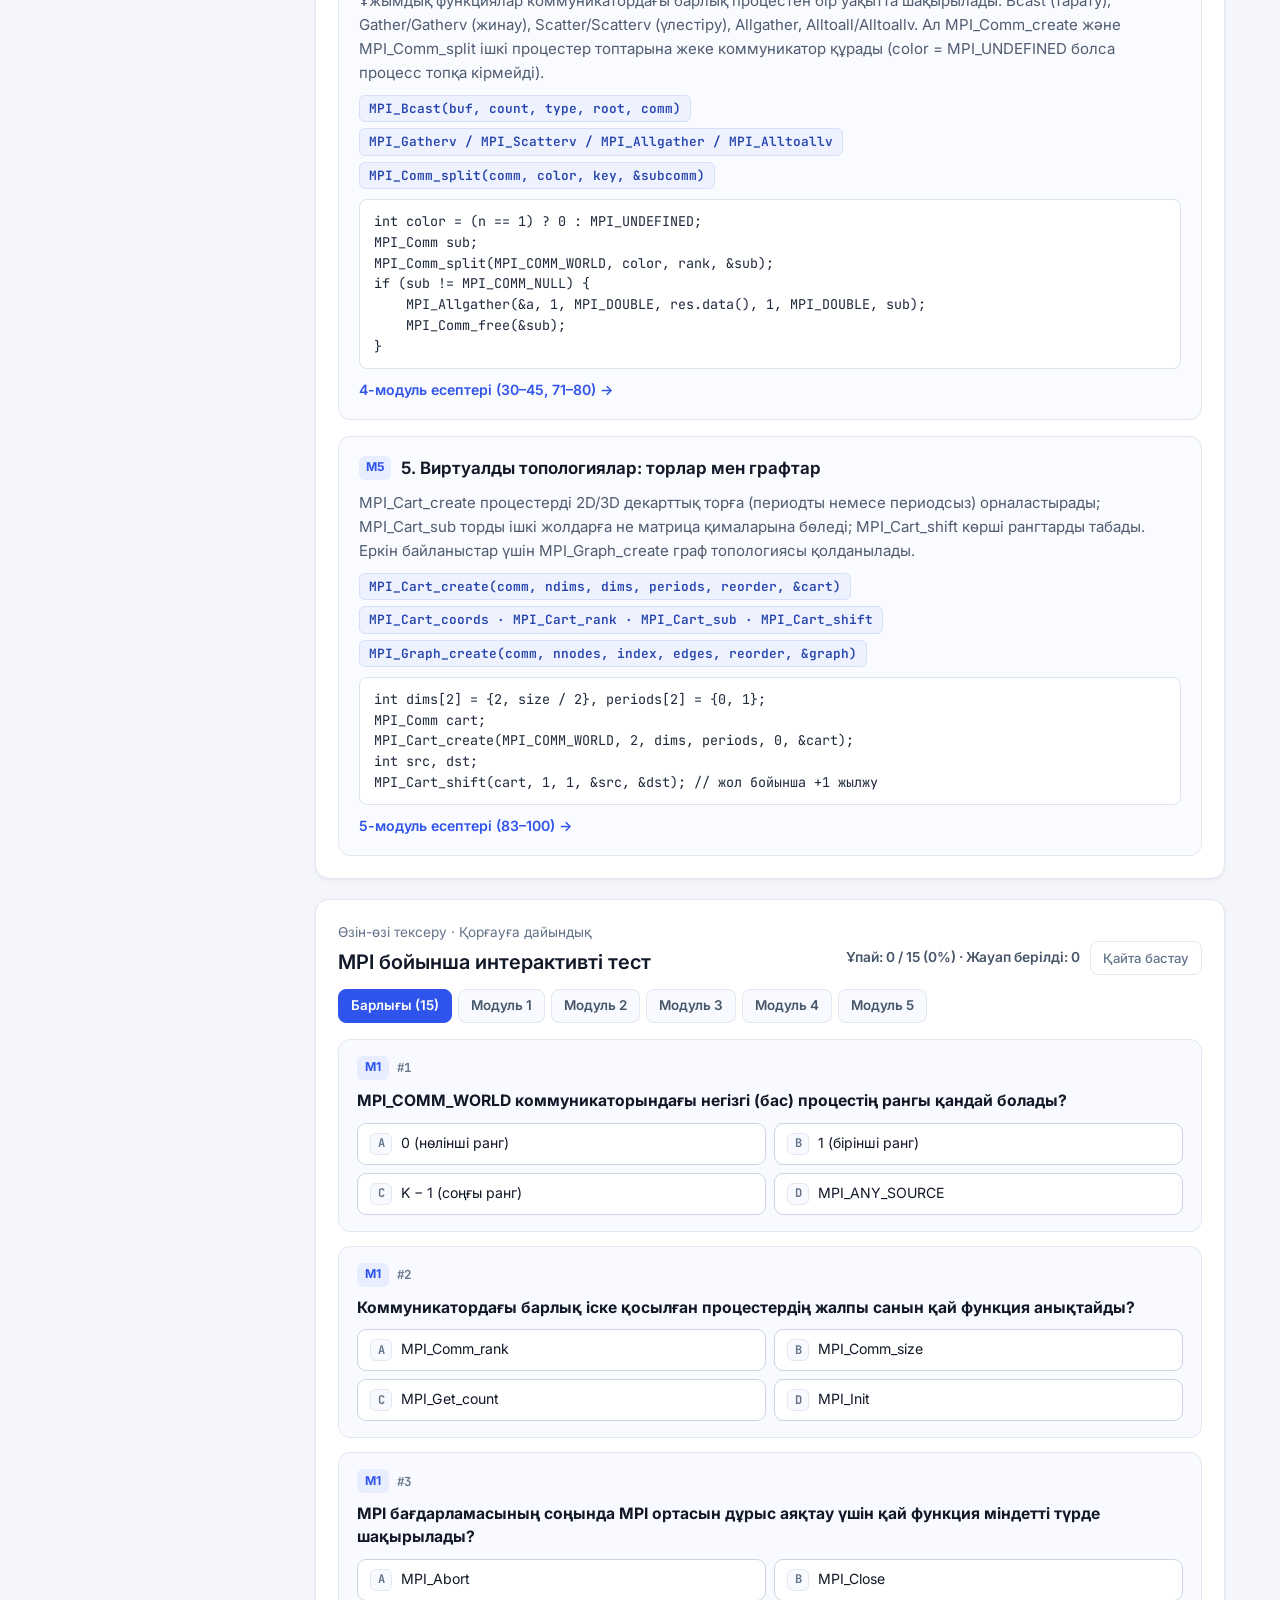
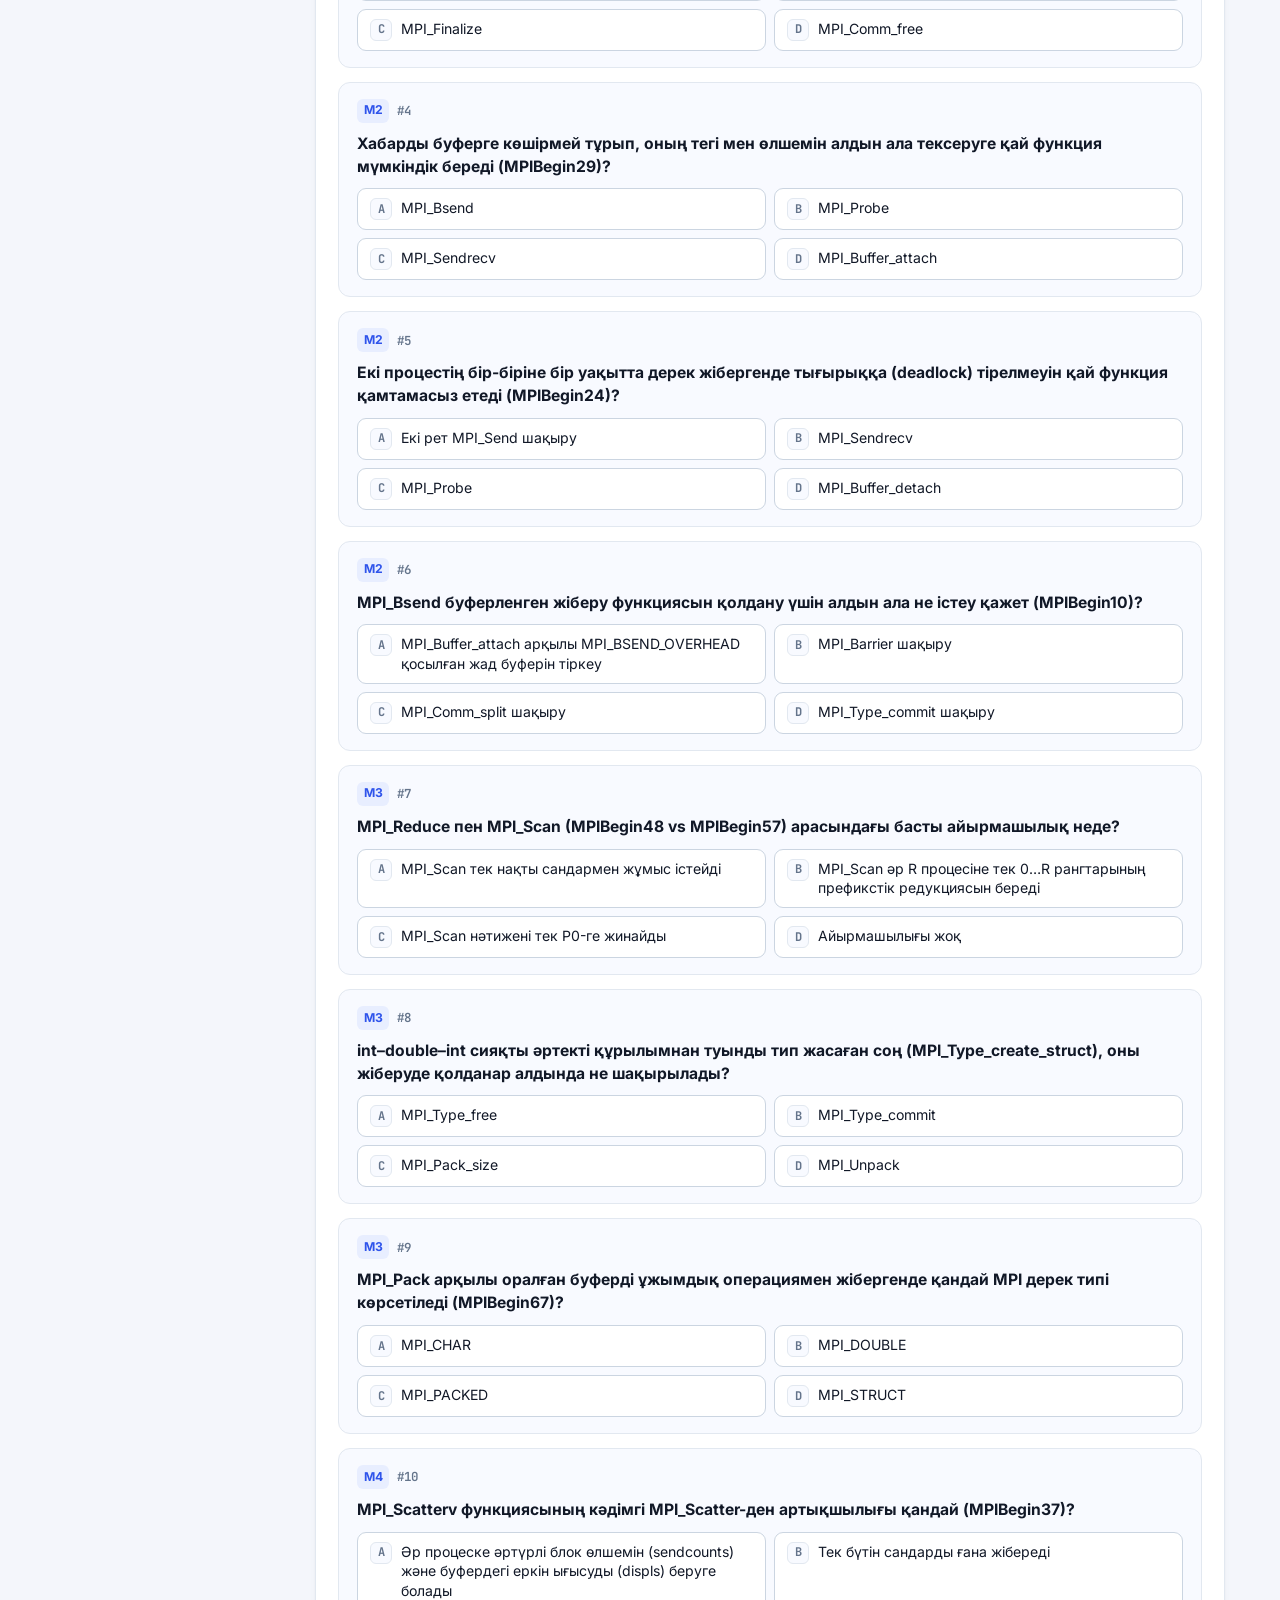
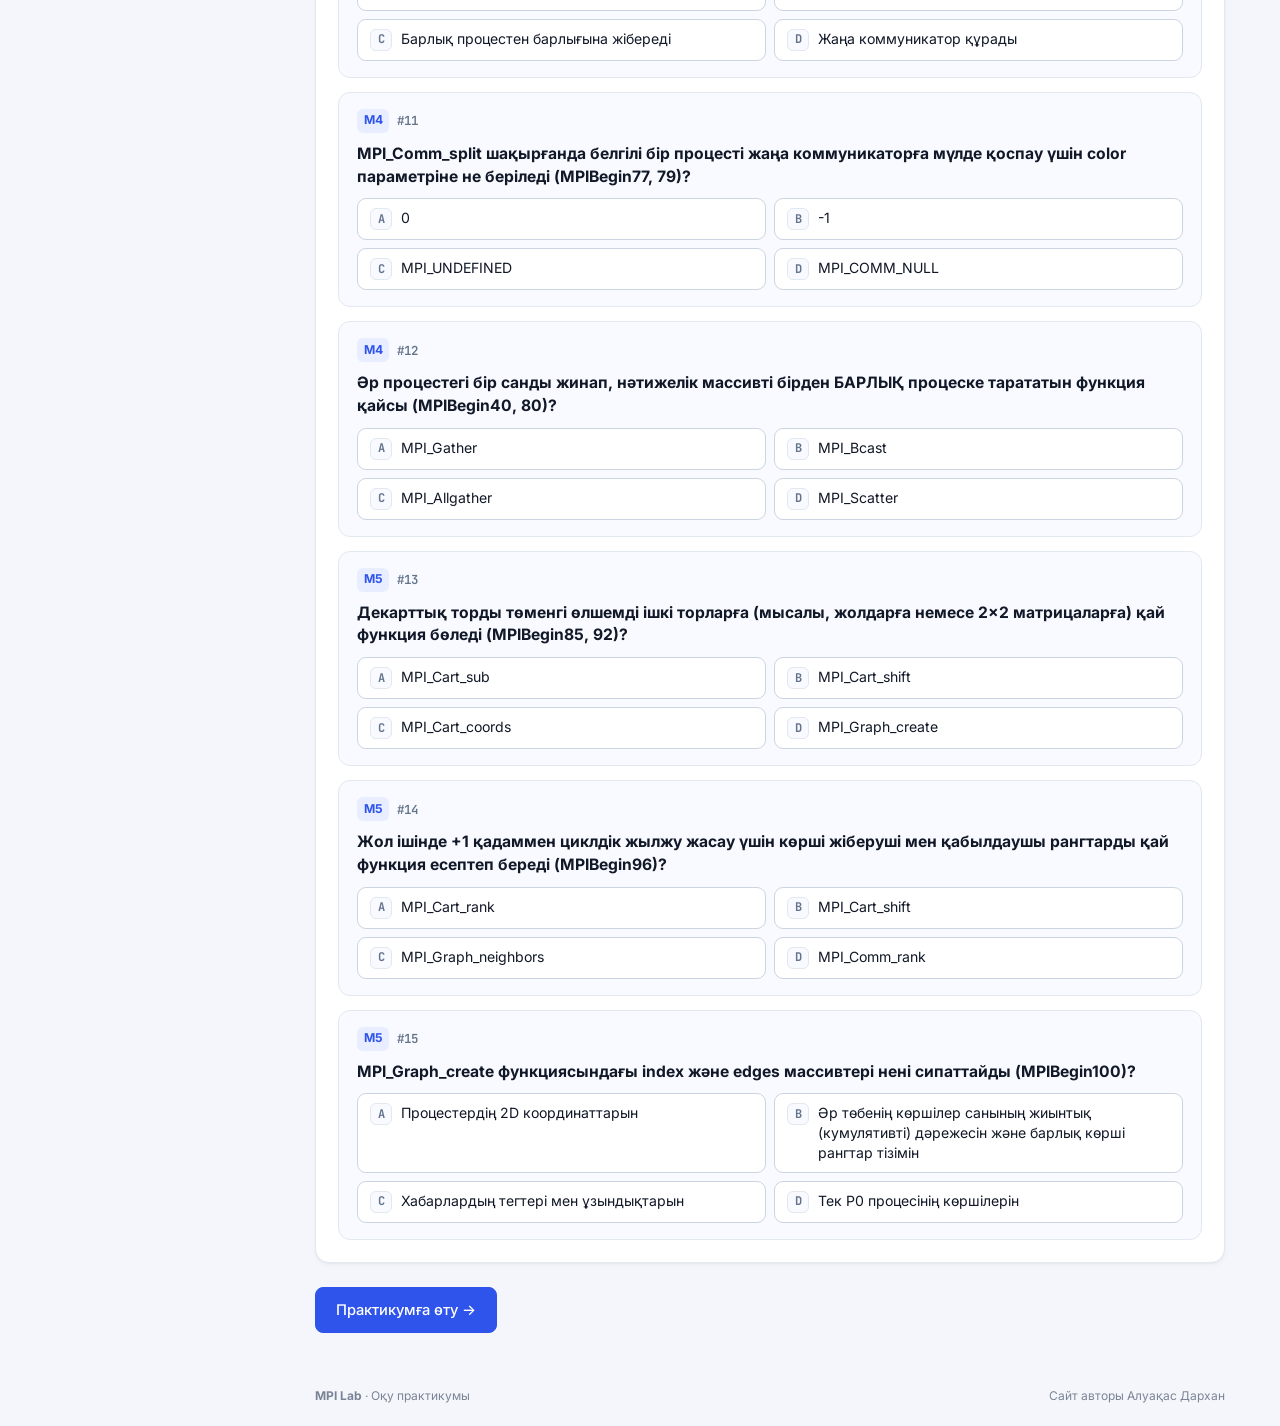
<file: theory.html>
<!doctype html>
<html lang="kk">
<head><meta charset="utf-8"><meta name="viewport" content="width=device-width, initial-scale=1"><link rel="icon" type="image/svg+xml" href="favicon.svg"><title data-kk="MPI Lab | MPI негіздері" data-ru="MPI Lab | Основы MPI">MPI Lab | MPI негіздері</title><script>try{if(localStorage.getItem('mpi-theme')==='dark')document.documentElement.dataset.theme='dark';}catch{}</script><link rel="stylesheet" href="styles/reference.css?v=11"><link rel="stylesheet" href="styles/module-refresh.css?v=11"><link rel="stylesheet" href="styles/pro-ui.css?v=11"></head>
<body class="page-theory">
  <header class="app-header">
<a class="brand" href="index.html" aria-label="MPI Lab"><span class="brand-mark">M<span>:</span></span><span><strong>mpi<span>lab</span></strong><small data-kk="Параллель есептеу практикумы" data-ru="Практикум параллельных вычислений">Параллель есептеу практикумы</small></span></a>
<div class="course-context"><small data-kk="Оқу курсы" data-ru="Учебный курс">Оқу курсы</small><strong data-kk="MPI бағдарламалау" data-ru="Программирование MPI">MPI бағдарламалау</strong><span data-kk="11-нұсқа · 5 модуль" data-ru="Вариант 11 · 5 модулей">11-нұсқа · 5 модуль</span></div>
<nav class="main-nav" aria-label="Navigation"><a class="nav-link" href="index.html"><svg viewBox="0 0 24 24" fill="none" stroke="currentColor" stroke-width="1.7" stroke-linecap="round" stroke-linejoin="round" aria-hidden="true"><path d="m3 10 9-7 9 7v10a1 1 0 0 1-1 1H4a1 1 0 0 1-1-1Z"/><path d="M9 21v-8h6v8"/></svg><span data-kk="Басты бет" data-ru="Главная">Басты бет</span></a><a class="nav-link" href="practice.html"><svg viewBox="0 0 24 24" fill="none" stroke="currentColor" stroke-width="1.7" stroke-linecap="round" stroke-linejoin="round" aria-hidden="true"><path d="m16 3 5 5-12 12-6 1 1-6Z"/><path d="m14 5 5 5"/></svg><span data-kk="Практикум" data-ru="Практикум">Практикум</span></a><a class="nav-link active" aria-current="page" href="theory.html"><svg viewBox="0 0 24 24" fill="none" stroke="currentColor" stroke-width="1.7" stroke-linecap="round" stroke-linejoin="round" aria-hidden="true"><path d="M12 5v16M3 3h5a4 4 0 0 1 4 2 4 4 0 0 1 4-2h5v16h-5a4 4 0 0 0-4 2 4 4 0 0 0-4-2H3Z"/></svg><span data-kk="MPI негіздері" data-ru="Основы MPI">MPI негіздері</span></a><a class="nav-link" href="resources.html"><svg viewBox="0 0 24 24" fill="none" stroke="currentColor" stroke-width="1.7" stroke-linecap="round" stroke-linejoin="round" aria-hidden="true"><path d="M12 3v12m-5-5 5 5 5-5M4 16v5h16v-5"/></svg><span data-kk="Материалдар" data-ru="Материалы">Материалдар</span></a></nav>
<div class="sidebar-bottom"><div class="learning-note"><span class="local-dot"></span><span data-kk="Жеке оқу кеңістігі" data-ru="Личное учебное пространство">Жеке оқу кеңістігі</span></div><div class="utility-controls"><button id="themeToggle" class="utility-button" type="button" aria-label="Тақырып түсі">☾ Түн</button><button id="languageToggle" class="utility-button" type="button">ҚАЗ · RU</button></div></div></header>

<main class="app-main">
  <section class="welcome-row theory-welcome">
    <div>
      <h1 data-kk="MPI негіздері және тест" data-ru="Основы MPI и самопроверка">MPI негіздері және тест</h1>
      <p class="welcome-copy" data-kk="1–5 модульдегі 36 есепті шығаруға қажет негізгі ұғымдар, функция синтаксисі және өзін-өзі тексеру тесті." data-ru="Ключевые понятия, сигнатуры функций и интерактивный тест по модулям 1–5.">1–5 модульдегі 36 есепті шығаруға қажет негізгі ұғымдар, функция синтаксисі және өзін-өзі тексеру тесті.</p>
    </div>
    <a class="button secondary-accent" href="#mpiQuizRoot" data-kk="Тестке өту ↓" data-ru="Перейти к тесту ↓">Тестке өту ↓</a>
  </section>

  <div class="reading-page theory-stack">
    <section class="info-panel" id="theory">
      <div class="panel-title">
        <div>
          <p class="eyebrow" data-kk="Кіріспе · SPMD моделі" data-ru="Введение · модель SPMD">Кіріспе · SPMD моделі</p>
          <h2 data-kk="MPI бағдарламасы қалай жұмыс істейді?" data-ru="Как устроена программа MPI?">MPI бағдарламасы қалай жұмыс істейді?</h2>
        </div>
      </div>
      <p class="theory-lead" data-kk="Message Passing Interface (MPI) — үлестірілген жады бар жүйелерге арналған хабар алмасу стандарты. Бір ғана бағдарлама K тәуелсіз процесс ретінде қатар іске қосылады (mpiexec -n K prog.exe): әр процестің өз жады және 0…K−1 аралығындағы бірегей рангы болады." data-ru="Message Passing Interface (MPI) — стандарт передачи сообщений в системах с распределённой памятью. Одна программа запускается сразу в K независимых процессах (mpiexec -n K prog.exe): у каждого процесса своя память и уникальный ранг от 0 до K−1.">Message Passing Interface (MPI) — үлестірілген жады бар жүйелерге арналған хабар алмасу стандарты. Бір ғана бағдарлама K тәуелсіз процесс ретінде қатар іске қосылады (mpiexec -n K prog.exe): әр процестің өз жады және 0…K−1 аралығындағы бірегей рангы болады.</p>

      <div class="theory-grid">
        <article class="theory-card">
          <div class="tc-head">
            <span class="hm-badge">M1</span>
            <h3 data-kk="1. Ранг және инициализация" data-ru="1. Ранг и инициализация">1. Ранг және инициализация</h3>
          </div>
          <p data-kk="Кез келген MPI шақырулары MPI_Init пен MPI_Finalize арасында орындалады. MPI_COMM_WORLD коммуникаторы барлық іске қосылған K процесті біріктіреді; P0 әдетте негізгі (бас) процесс рөлін атқарады." data-ru="Все вызовы MPI располагаются между MPI_Init и MPI_Finalize. Коммуникатор MPI_COMM_WORLD объединяет все K запущенных процессов; процесс P0 обычно выступает главным.">Кез келген MPI шақырулары MPI_Init пен MPI_Finalize арасында орындалады. MPI_COMM_WORLD коммуникаторы барлық іске қосылған K процесті біріктіреді; P0 әдетте негізгі (бас) процесс рөлін атқарады.</p>
          <div class="sig-box"><code>MPI_Comm_size(MPI_Comm comm, int *size)</code><code>MPI_Comm_rank(MPI_Comm comm, int *rank)</code></div>
          <pre class="theory-code"><code>MPI_Init(&amp;argc, &amp;argv);
int rank, size;
MPI_Comm_rank(MPI_COMM_WORLD, &amp;rank); // 0 .. K-1
MPI_Comm_size(MPI_COMM_WORLD, &amp;size); // K
MPI_Finalize();</code></pre>
          <a class="theory-link" href="practice.html?module=1" data-kk="1-модуль есептері (3, 5) →" data-ru="Задачи модуля 1 (3, 5) →">1-модуль есептері (3, 5) →</a>
        </article>

        <article class="theory-card">
          <div class="tc-head">
            <span class="hm-badge">M2</span>
            <h3 data-kk="2. Екі процесс арасында хабар алмасу" data-ru="2. Обмен «точка–точка» (Point-to-Point)">2. Екі процесс арасында хабар алмасу</h3>
          </div>
          <p data-kk="Жіберуші буферді, элементтер санын, типті (MPI_INT, MPI_DOUBLE), қабылдаушы рангын және msgtag тегін көрсетеді. MPI_ANY_SOURCE пен MPI_ANY_TAG кез келген жіберушіден немесе тегпен қабылдауға, ал MPI_Probe хабар өлшемін алдын ала білуге мүмкіндік береді." data-ru="Отправитель указывает буфер, число элементов, тип (MPI_INT, MPI_DOUBLE), ранг получателя и тег msgtag. Константы MPI_ANY_SOURCE и MPI_ANY_TAG позволяют принимать от любого ранга/тега, а MPI_Probe — узнать длину сообщения до приёма.">Жіберуші буферді, элементтер санын, типті (MPI_INT, MPI_DOUBLE), қабылдаушы рангын және msgtag тегін көрсетеді. MPI_ANY_SOURCE пен MPI_ANY_TAG кез келген жіберушіден немесе тегпен қабылдауға, ал MPI_Probe хабар өлшемін алдын ала білуге мүмкіндік береді.</p>
          <div class="sig-box"><code>MPI_Send(buf, count, type, dest, tag, comm)</code><code>MPI_Recv(buf, count, type, source, tag, comm, &amp;status)</code><code>MPI_Sendrecv(sbuf, scnt, stype, dest, stag, rbuf, rcnt, rtype, src, rtag, comm, &amp;st)</code></div>
          <pre class="theory-code"><code>MPI_Status st;
MPI_Probe(src, MPI_ANY_TAG, MPI_COMM_WORLD, &amp;st);
int count;
MPI_Get_count(&amp;st, MPI_INT, &amp;count);
MPI_Recv(buf, count, MPI_INT, st.MPI_SOURCE, st.MPI_TAG, MPI_COMM_WORLD, &amp;st);</code></pre>
          <a class="theory-link" href="practice.html?module=2" data-kk="2-модуль есептері (10–29) →" data-ru="Задачи модуля 2 (10–29) →">2-модуль есептері (10–29) →</a>
        </article>

        <article class="theory-card">
          <div class="tc-head">
            <span class="hm-badge">M3</span>
            <h3 data-kk="3. Редукция, туынды типтер және орау" data-ru="3. Редукция, производные типы и упаковка">3. Редукция, туынды типтер және орау</h3>
          </div>
          <p data-kk="Редукция операциялары (MPI_SUM, MPI_PROD, MPI_MAX, MPI_MIN) барлық процестегі массив элементтерін позиция бойынша біріктіреді. Әртекті деректерді (мысалы, int–double–int) бір хабармен жіберу үшін құрылымдық тип (MPI_Type_create_struct) немесе буферге орау (MPI_Pack / MPI_Unpack) қолданылады." data-ru="Операции редукции (MPI_SUM, MPI_PROD, MPI_MAX, MPI_MIN) поэлементно агрегируют массивы всех процессов. Для передачи разнотипных записей (например, int–double–int) создают производный тип (MPI_Type_create_struct) либо используют упаковку MPI_Pack / MPI_Unpack.">Редукция операциялары (MPI_SUM, MPI_PROD, MPI_MAX, MPI_MIN) барлық процестегі массив элементтерін позиция бойынша біріктіреді. Әртекті деректерді (мысалы, int–double–int) бір хабармен жіберу үшін құрылымдық тип (MPI_Type_create_struct) немесе буферге орау (MPI_Pack / MPI_Unpack) қолданылады.</p>
          <div class="sig-box"><code>MPI_Reduce(sbuf, rbuf, count, type, op, root, comm)</code><code>MPI_Allreduce(sbuf, rbuf, count, type, op, comm) · MPI_Scan(...)</code><code>MPI_Type_create_struct(...) · MPI_Pack(...) / MPI_Unpack(...)</code></div>
          <pre class="theory-code"><code>MPI_Reduce(local.data(), sum.data(), k + 5, MPI_INT, MPI_SUM, 0, comm);
MPI_Scan(local.data(), prefMax.data(), k + 5, MPI_INT, MPI_MAX, comm);</code></pre>
          <a class="theory-link" href="practice.html?module=3" data-kk="3-модуль есептері (48–69) →" data-ru="Задачи модуля 3 (48–69) →">3-модуль есептері (48–69) →</a>
        </article>

        <article class="theory-card">
          <div class="tc-head">
            <span class="hm-badge">M4</span>
            <h3 data-kk="4. Ұжымдық жіберу және жаңа коммуникаторлар" data-ru="4. Коллективная пересылка и коммуникаторы">4. Ұжымдық жіберу және коммуникаторлар</h3>
          </div>
          <p data-kk="Ұжымдық функциялар коммуникатордағы барлық процестен бір уақытта шақырылады: Bcast (тарату), Gather/Gatherv (жинау), Scatter/Scatterv (үлестіру), Allgather, Alltoall/Alltoallv. Ал MPI_Comm_create және MPI_Comm_split ішкі процестер топтарына жеке коммуникатор құрады (color = MPI_UNDEFINED болса процесс топқа кірмейді)." data-ru="Коллективные функции вызываются всеми процессами коммуникатора: Bcast, Gather/Gatherv, Scatter/Scatterv, Allgather, Alltoall/Alltoallv. Функции MPI_Comm_create и MPI_Comm_split выделяют подгруппы в отдельные коммуникаторы (при color = MPI_UNDEFINED процесс получает MPI_COMM_NULL).">Ұжымдық функциялар коммуникатордағы барлық процестен бір уақытта шақырылады: Bcast (тарату), Gather/Gatherv (жинау), Scatter/Scatterv (үлестіру), Allgather, Alltoall/Alltoallv. Ал MPI_Comm_create және MPI_Comm_split ішкі процестер топтарына жеке коммуникатор құрады (color = MPI_UNDEFINED болса процесс топқа кірмейді).</p>
          <div class="sig-box"><code>MPI_Bcast(buf, count, type, root, comm)</code><code>MPI_Gatherv / MPI_Scatterv / MPI_Allgather / MPI_Alltoallv</code><code>MPI_Comm_split(comm, color, key, &amp;subcomm)</code></div>
          <pre class="theory-code"><code>int color = (n == 1) ? 0 : MPI_UNDEFINED;
MPI_Comm sub;
MPI_Comm_split(MPI_COMM_WORLD, color, rank, &amp;sub);
if (sub != MPI_COMM_NULL) {
    MPI_Allgather(&amp;a, 1, MPI_DOUBLE, res.data(), 1, MPI_DOUBLE, sub);
    MPI_Comm_free(&amp;sub);
}</code></pre>
          <a class="theory-link" href="practice.html?module=4" data-kk="4-модуль есептері (30–45, 71–80) →" data-ru="Задачи модуля 4 (30–45, 71–80) →">4-модуль есептері (30–45, 71–80) →</a>
        </article>

        <article class="theory-card">
          <div class="tc-head">
            <span class="hm-badge">M5</span>
            <h3 data-kk="5. Виртуалды топологиялар: торлар мен графтар" data-ru="5. Виртуальные топологии: решётки и графы">5. Виртуалды топологиялар: торлар мен графтар</h3>
          </div>
          <p data-kk="MPI_Cart_create процестерді 2D/3D декарттық торға (периодты немесе периодсыз) орналастырады; MPI_Cart_sub торды ішкі жолдарға не матрица қималарына бөледі; MPI_Cart_shift көрші рангтарды табады. Еркін байланыстар үшін MPI_Graph_create граф топологиясы қолданылады." data-ru="MPI_Cart_create организует процессы в 2D/3D декартову решётку (с периодичностью или без); MPI_Cart_sub расщепляет решётку на строки или срезы; MPI_Cart_shift находит соседей для сдвига. Для произвольной структуры связей используется MPI_Graph_create.">MPI_Cart_create процестерді 2D/3D декарттық торға (периодты немесе периодсыз) орналастырады; MPI_Cart_sub торды ішкі жолдарға не матрица қималарына бөледі; MPI_Cart_shift көрші рангтарды табады. Еркін байланыстар үшін MPI_Graph_create граф топологиясы қолданылады.</p>
          <div class="sig-box"><code>MPI_Cart_create(comm, ndims, dims, periods, reorder, &amp;cart)</code><code>MPI_Cart_coords · MPI_Cart_rank · MPI_Cart_sub · MPI_Cart_shift</code><code>MPI_Graph_create(comm, nnodes, index, edges, reorder, &amp;graph)</code></div>
          <pre class="theory-code"><code>int dims[2] = {2, size / 2}, periods[2] = {0, 1};
MPI_Comm cart;
MPI_Cart_create(MPI_COMM_WORLD, 2, dims, periods, 0, &amp;cart);
int src, dst;
MPI_Cart_shift(cart, 1, 1, &amp;src, &amp;dst); // жол бойынша +1 жылжу</code></pre>
          <a class="theory-link" href="practice.html?module=5" data-kk="5-модуль есептері (83–100) →" data-ru="Задачи модуля 5 (83–100) →">5-модуль есептері (83–100) →</a>
        </article>
      </div>
    </section>
    <section class="info-panel quiz-panel" id="mpiQuizRoot" aria-live="polite"></section>
    <a class="button primary reading-action" href="practice.html" data-kk="Практикумға өту →" data-ru="Перейти к практикуму →">Практикумға өту →</a>
  </div>
</main>
  <footer class="app-footer"><span><b>MPI Lab</b> · <span data-kk="Оқу практикумы" data-ru="Учебный практикум">Оқу практикумы</span></span><span data-kk="Сайт авторы Алуақас Дархан" data-ru="Автор сайта Алуакас Дархан">Сайт авторы Алуақас Дархан</span></footer>
<script src="scripts/quiz.js?v=11"></script>
<script src="scripts/localization.js?v=11"></script>
</body></html>
</file>
<file: styles/reference.css>
/* Reference-inspired dashboard: white rail, blue controls, light neutral canvas. */
@import url('design.css');
:root{--ink:#1d2033;--muted:#697389;--navy:#1d2033;--line:#dce2ed;--soft:#edf1ff;--accent:#3657f5;--blue:#3657f5;--rail:260px}
body{background:#f5f6f9;color:var(--ink);font-family:'Segoe UI',Arial,sans-serif;line-height:1.55}html{scroll-padding-top:28px}button,a,input,select{outline-offset:3px}:focus-visible{outline-color:#728bff}.app-header{position:fixed;inset:0 auto 0 0;width:var(--rail);height:100dvh;padding:24px 14px 0;display:flex;flex-direction:column;align-items:stretch;gap:0;background:#fff;border:0;border-right:1px solid var(--line);z-index:30}.brand{padding:0 10px;gap:11px;align-items:center;min-width:0;margin-bottom:27px}.brand-mark{width:36px;height:36px;border-radius:9px;background:#1b1e32;color:white;font-family:'Segoe UI',sans-serif;font-size:22px;letter-spacing:-3px;font-weight:700;display:flex;justify-content:center;align-items:center}.brand-mark>span{color:#7692ff}.brand strong{font-size:1.5rem;line-height:1.1;letter-spacing:-.06em}.brand strong>span{color:var(--blue)}.brand small{display:block;line-height:1.35;font-size:.75rem;color:var(--muted);max-width:170px;margin-top:3px}.course-context{padding:14px 15px;border:1px solid var(--line);border-radius:10px;margin-bottom:20px;display:grid;gap:4px}.course-context small{font-size:.75rem;color:var(--muted)}.course-context strong{font-size:.95rem;font-weight:600;line-height:1.4}.course-context>span{font-size:.8rem;color:var(--muted)}.main-nav{display:flex;flex-direction:column;align-items:stretch;margin:0;gap:5px;width:100%}.nav-link{min-height:48px;padding:12px 14px;border-radius:9px;display:flex;align-items:center;gap:14px;color:var(--muted);font-size:.97rem;font-weight:400}.nav-link svg{width:21px;height:21px;flex-shrink:0}.nav-link.active{background:#edf1ff;color:var(--blue);font-weight:600}.nav-link:hover{color:var(--blue);background:#f2f5ff}.sidebar-bottom{margin-top:auto;margin-inline:-14px;padding:18px 16px;border-top:1px solid var(--line)}.learning-note{display:flex;align-items:center;gap:8px;font-size:.8rem;color:var(--muted);margin-bottom:17px}.local-dot{width:7px;height:7px;background:#6d9e83;border-radius:50%}.utility-controls{justify-content:space-between;gap:8px;flex-wrap:wrap}.utility-button{font-size:.8rem;color:var(--ink);background:#f7f8fb}.font-tools{gap:4px}.font-tools button{font-size:.8rem;padding:6px 8px;min-height:36px}.utility-button{min-height:36px;padding:6px 9px}
.app-main{margin-left:var(--rail);width:calc(100% - var(--rail));padding:36px clamp(28px,4.3vw,82px) 50px;min-height:calc(100vh - 70px);max-width:none}.welcome-row{margin-bottom:27px;display:block}.welcome-row h1{font-size:2.15rem;letter-spacing:-.035em;line-height:1.2;margin:0 0 7px;font-weight:650}.welcome-copy{font-size:1rem;color:var(--muted);max-width:1000px}.eyebrow{color:var(--muted);font-weight:400;letter-spacing:0}.app-footer{margin-left:var(--rail);padding:20px clamp(28px,4.3vw,82px);background:transparent;border-top:0;color:#7b8496;font-size:.75rem;max-width:none}.app-footer span:last-child{max-width:510px}
.practice-layout{display:block}.task-sidebar{position:static;top:auto;background:transparent;color:var(--ink);border-radius:0;padding:0 0 24px;overflow:visible;display:flex;align-items:end;gap:20px}.module-tabs{background:transparent;padding:0;margin:0;gap:0;flex-shrink:0;align-self:end;height:46px}.module-tab{position:relative;color:var(--muted);font-size:.88rem;padding:10px 13px;border-radius:8px;min-height:44px;flex:none}.module-tab.active{background:#e9eeff;color:var(--blue);font-weight:600}.task-filter{display:grid;gap:7px;flex:1;min-width:0}.task-filter label{font-size:.8rem;color:var(--muted)}.task-filter select,.task-filter input{width:100%;height:46px;border:1px solid #cbd3e3;border-radius:8px;background:#fff;color:var(--ink);padding:9px 12px;font-size:.9rem;min-width:0}.search-filter{max-width:190px}.task-sidebar [hidden]{display:none!important}
.calculator-shell{display:grid;grid-template-columns:minmax(330px,.9fr) minmax(350px,1.3fr);gap:24px 28px;align-items:start;overflow:visible;background:transparent;border:0;box-shadow:none;border-radius:0}.calculator-header{grid-column:1/-1;display:flex;flex-direction:row;justify-content:space-between;align-items:center;background:white;border:1px solid var(--line);border-radius:14px;padding:23px 28px;gap:30px}.breadcrumb{font-size:.78rem;color:var(--muted);margin-bottom:8px}.task-heading h2{font-size:1.35rem;font-weight:600;letter-spacing:-.02em;margin:0 0 8px}.task-heading>p{font-size:.95rem;line-height:1.65;color:var(--muted);max-width:900px}.process-control{display:block;min-width:140px}.process-control label{font-size:.8rem;color:var(--muted);margin:0 0 8px}.stepper{border-color:#cbd3e3}.stepper input{color:var(--ink);font-weight:500}.stepper button{background:#f7f8fc;color:var(--muted)}.process-overview{grid-column:2;grid-row:2;display:flex;flex-direction:column;align-items:stretch;padding:22px 28px;gap:16px;border:1px solid var(--line);background:#fff;border-radius:14px}.overline{color:var(--muted);font-size:.78rem;font-weight:400}.process-strip{display:flex;flex-wrap:wrap;gap:10px}.process-chip{min-width:75px;border-color:var(--line);padding:9px 12px;border-radius:8px;display:flex;flex-direction:column;align-items:start;gap:2px}.process-chip b{font-size:1.15rem;font-weight:600;color:var(--ink)}.process-chip span{font-size:.75rem;color:var(--muted)}.process-chip.main{background:#f0f3ff;border-color:#d4dcfb}
.calculator-form{grid-column:1;grid-row:2/4;padding:26px 26px;background:#fff;border:1px solid var(--line);border-radius:14px}.section-label{font-size:1.1rem;font-weight:600;gap:10px;margin-bottom:21px}.section-label>span{background:#edf1ff;color:var(--blue);font-size:.8rem;width:27px;height:27px}.section-label b{font-weight:600}.form-note{font-size:.87rem;line-height:1.6;padding:12px 14px;border:0;border-radius:8px;background:#f5f7fb;color:var(--muted)}.field-grid{grid-template-columns:1fr;gap:10px}.field-card{padding:13px 14px;border:1px solid var(--line);border-radius:10px;background:#fff}.field-card h4{margin-bottom:10px;font-size:.93rem;font-weight:600}.field-card h4 span{font-size:.77rem;font-weight:400;color:var(--muted)}.input-group label{font-size:.82rem;color:var(--muted);margin-bottom:5px}.input-group input,.input-group textarea,.input-group select{background:#fff;border-color:#c9d2e4;border-radius:9px;font-size:1rem;min-height:48px;color:var(--ink);padding:10px 12px}.input-group input[type=number]{text-align:right}.input-group textarea{min-height:70px;line-height:1.6}.field-row{gap:10px}.form-actions{border-top:0;padding-top:0;margin-top:20px;gap:10px}.button{border-radius:8px;font-size:.92rem;min-height:45px;font-weight:500}.button.primary{background:var(--blue);border-color:var(--blue);color:#fff}.button.ghost{color:var(--muted);border-color:var(--line)}.calculator-form .button.primary{flex:1}.calculator-form .button.ghost{font-size:.83rem;padding-inline:12px}
.result-panel{grid-column:2;grid-row:3;margin:0;border:1px solid var(--line);background:#fff;border-radius:14px;overflow:hidden;align-self:start}.result-heading{padding:20px 27px;border-bottom:1px solid var(--line);background:white}.result-heading strong{font-size:1.08rem;font-weight:600;color:var(--ink)}.status-dot{display:none}.result-heading button{border-color:#cbd3e3;color:var(--muted);padding:7px 11px;font-size:.8rem}.result-content{min-height:285px;padding:22px 27px;display:block}.result-content:has(.result-placeholder){display:grid;place-items:center}.result-placeholder{max-width:340px;color:var(--muted);line-height:1.65;font-size:.98rem;margin:25px auto;text-align:center}.result-placeholder:before{content:'↳';display:block;margin:0 auto 15px;font-size:2.4rem;line-height:1.1;color:#8792a6}.result-table{font-size:.92rem}.result-table th{background:#f7f8fb;color:var(--muted);font-size:.8rem;white-space:normal}.result-table td,.result-table th{padding:12px 10px;border-color:var(--line)}.result-value{font-family:'Segoe UI',Arial,sans-serif;color:var(--ink);font-weight:600}.result-error{background:#fff4f1;color:#984632}
.home-intro{padding:18px 0 38px;max-width:870px}.home-intro h1{font-size:clamp(2rem,3.1vw,2.9rem);font-weight:650;line-height:1.2;color:var(--ink);letter-spacing:-.035em}.home-intro>p:not(.eyebrow){font-size:1.06rem;color:var(--muted);max-width:730px}.destination-grid{gap:22px}.destination{border-color:var(--line);border-radius:14px;padding:28px;background:#fff;box-shadow:none}.destination:hover{border-color:#aab9f1;box-shadow:none}.destination-number{color:var(--blue);background:#edf1ff;width:36px;height:36px;border-radius:9px;display:grid;place-items:center;margin-bottom:22px}.destination h2{font-size:1.3rem;font-weight:600}.destination p{font-size:.95rem;color:var(--muted)}.destination-link{color:var(--blue);font-weight:500}.reading-page{max-width:1100px}.info-panel{border-color:var(--line);border-radius:14px;box-shadow:none}.reading-page .info-panel{padding:30px}.panel-title h2{font-size:1.25rem;font-weight:600}.panel-title .eyebrow{font-size:.85rem}.panel-symbol{color:#8490a6}.concept-list article{border-color:var(--line)}.resource-row{border-color:var(--line)}.file-badge,.mpi-badge{background:#f1f4fc;color:#6b7892}.resource-row strong{font-weight:600;color:var(--ink)}.resource-row>b{color:var(--blue)}.app-main .lower-grid{margin-top:0}
@media(min-width:1700px){:root{--rail:290px}.app-main{padding-top:38px}.calculator-shell{grid-template-columns:minmax(400px,500px) minmax(0,1fr)}}
@media(max-width:1250px){:root{--rail:230px}.app-main{padding:30px 30px 44px}.app-header{padding-top:22px}.brand{padding-inline:5px}.brand small{font-size:.7rem}.calculator-shell{grid-template-columns:minmax(280px,1fr) minmax(300px,1.1fr);gap:20px}.calculator-header{padding:22px}.calculator-form{padding:21px}.result-heading,.result-content,.process-overview{padding:20px}.task-sidebar{gap:12px;flex-wrap:wrap}.module-tabs{flex:1 0 100%}.search-filter{max-width:190px}.destination-grid{grid-template-columns:1fr}.destination{padding:25px}.app-footer{padding-inline:30px}}
@media(max-width:1000px){.calculator-shell{grid-template-columns:1fr}.calculator-header{grid-column:1;grid-row:1;flex-wrap:wrap}.process-overview{grid-column:1;grid-row:2}.calculator-form{grid-column:1;grid-row:3}.result-panel{grid-column:1;grid-row:4}.field-grid{grid-template-columns:1fr}.process-control{display:flex;align-items:center;gap:14px}.process-control label{margin:0}.welcome-row h1{font-size:1.9rem}.result-content{min-height:210px}}
@media(max-width:760px){:root{--rail:0px}.app-header{position:relative;width:100%;height:auto;padding:18px 16px 12px;display:grid;grid-template-columns:1fr auto;gap:16px;border-right:0;border-bottom:1px solid var(--line)}.brand{margin:0;padding:0}.brand small{font-size:.72rem}.course-context,.learning-note{display:none}.sidebar-bottom{margin:0;padding:0;border:0;grid-column:2;grid-row:1}.utility-controls{flex-wrap:nowrap}.font-tools{display:none}.main-nav{grid-row:2;grid-column:1/-1;display:grid;grid-template-columns:repeat(4,1fr);border:0;padding:0;gap:5px}.nav-link{display:flex;flex-direction:column;justify-content:center;gap:5px;text-align:center;padding:9px 4px;min-height:58px;font-size:.75rem;flex:none}.nav-link svg{width:19px;height:19px}.app-main{margin:0;width:100%;padding:25px 17px 36px;min-height:65vh}.app-footer{margin-left:0;padding:18px;gap:8px;flex-direction:column}.task-sidebar{padding-bottom:20px}.task-filter{min-width:160px}.search-filter{max-width:none}.calculator-header{padding:20px;gap:20px}.calculator-shell{gap:16px}.task-heading h2{font-size:1.25rem}.task-heading>p{font-size:.92rem}.calculator-form{padding:20px}.welcome-row h1{font-size:1.8rem}.welcome-copy{font-size:.95rem}.module-tabs{width:100%;display:flex;gap:4px}.module-tab{flex:1;font-size:.85rem}.reading-page .info-panel{padding:22px}.destination-grid{gap:14px}.home-intro{padding:4px 0 26px}.home-intro h1{font-size:2rem}.process-overview{padding:19px 20px}.result-heading,.result-content{padding:20px}.concept-list article{grid-template-columns:1fr}.form-actions{flex-direction:column;align-items:stretch}}
/* Tighter spacing throughout the site. */
.app-main{padding-top:24px;padding-bottom:34px}
.welcome-row{margin-bottom:18px}
.home-intro{padding-top:4px;padding-bottom:22px}
.destination-grid{gap:14px}
.destination{padding:20px}
.destination-number{margin-bottom:12px}
.reading-page .info-panel{padding:22px}
.resource-row{padding-top:14px;padding-bottom:14px}
.home-modules{margin:0 0 22px;padding:18px 20px;background:#fff;border:1px solid var(--line);border-radius:14px}
.home-modules-head{display:flex;justify-content:space-between;align-items:center;gap:12px;margin-bottom:12px}
.home-modules-head h2{margin:0;font-size:1.05rem;font-weight:600;color:var(--ink);min-width:0}
.home-all-link{font-size:.88rem;font-weight:600;color:var(--blue);white-space:nowrap;flex-shrink:0}
.home-module-grid{display:grid;grid-template-columns:repeat(5,minmax(0,1fr));gap:10px;align-items:stretch}
.home-module-card{display:flex;flex-direction:column;gap:4px;min-height:110px;padding:12px 13px;border:1px solid var(--line);border-radius:10px;background:#fafbfe;transition:border-color .15s,background .15s,transform .15s}
.home-module-card:hover{border-color:#97abfa;background:#f0f4ff;transform:translateY(-1px)}
.hm-badge{display:inline-grid;place-items:center;width:32px;height:24px;border-radius:6px;background:#e8eeff;color:var(--blue);font-size:.76rem;font-weight:700;margin-bottom:3px;flex-shrink:0}
.home-module-card strong{font-size:.95rem;color:var(--ink)}
.home-module-card small{font-size:.79rem;color:var(--muted);line-height:1.35;margin-top:auto}
.theory-stack{max-width:1180px}
.theory-grid{display:grid;grid-template-columns:1fr;gap:16px;margin-top:18px}
.theory-card{padding:18px 20px;border:1px solid var(--line);border-radius:12px;background:#fafbfe;display:grid;gap:10px}
.tc-head{display:flex;align-items:center;gap:10px}
.tc-head .hm-badge{margin:0}
.tc-head h3{margin:0;font-size:1.06rem;font-weight:650;color:var(--ink)}
.theory-card>p{margin:0;font-size:.94rem;line-height:1.6;color:#4f5c71}
.sig-box{display:flex;flex-wrap:wrap;gap:6px}
.sig-box code{padding:4px 9px;border-radius:6px;background:#eef2ff;border:1px solid #d7e0fb;color:#2644ad;font:600 .8rem/1.35 Consolas,'Segoe UI',monospace;overflow-wrap:anywhere}
.theory-code{margin:0;padding:11px 14px;border:1px solid #dce3f0;border-radius:8px;background:#fff;overflow-x:auto;font:.84rem/1.55 Consolas,monospace;color:#1e293b}
.theory-link{justify-self:start;font-size:.88rem;font-weight:600;color:var(--blue)}
.theory-link:hover{text-decoration:underline}
@media(max-width:1100px){.home-module-grid{grid-template-columns:repeat(3,minmax(0,1fr))}}
@media(max-width:760px){.app-main{padding-top:18px;padding-bottom:28px}.destination{padding:18px}.reading-page .info-panel{padding:18px}.home-modules{padding:15px}.home-module-grid{grid-template-columns:repeat(2,minmax(0,1fr))}.theory-card{padding:14px 15px}}
@media(max-width:460px){.home-module-grid{grid-template-columns:1fr}.home-modules-head{flex-wrap:wrap;gap:6px}}
</file>
<file: styles/pro-ui.css>
/* Professional SaaS/EdTech UI layer: typography, elevation, dark theme, hero diagram, IDE code view, terminal output */
@import url('https://fonts.googleapis.com/css2?family=Inter:wght@400;500;600;700&family=JetBrains+Mono:wght@500;600&display=swap');

:root {
  --font-sans: 'Inter', 'Segoe UI', system-ui, -apple-system, sans-serif;
  --font-mono: 'JetBrains Mono', Consolas, 'Courier New', monospace;
  --bg-canvas: #f4f6fb;
  --bg-surface: #ffffff;
  --bg-subtle: #f8faff;
  --bg-elevated: #eef2fb;
  --ink: #111827;
  --ink-secondary: #475569;
  --muted: #64748b;
  --line: #e2e8f0;
  --line-strong: #cbd5e1;
  --blue: #2f54eb;
  --blue-hover: #2445cc;
  --soft: #edf2ff;
  --shadow-sm: 0 1px 2px rgba(15, 23, 42, 0.04), 0 2px 6px rgba(15, 23, 42, 0.03);
  --shadow-md: 0 4px 14px rgba(15, 23, 42, 0.06), 0 1px 3px rgba(15, 23, 42, 0.04);
}

html[data-theme="dark"] {
  --bg-canvas: #0b1120;
  --bg-surface: #111827;
  --bg-subtle: #162033;
  --bg-elevated: #1e293b;
  --ink: #f1f5f9;
  --ink-secondary: #cbd5e1;
  --muted: #94a3b8;
  --line: #1f2d42;
  --line-strong: #334155;
  --blue: #5b7cfa;
  --blue-hover: #748ffc;
  --soft: rgba(91, 124, 250, 0.15);
  --shadow-sm: 0 1px 3px rgba(0, 0, 0, 0.32);
  --shadow-md: 0 6px 20px rgba(0, 0, 0, 0.4);
  color-scheme: dark;
}

body {
  background: var(--bg-canvas);
  color: var(--ink);
  font-family: var(--font-sans);
  -webkit-font-smoothing: antialiased;
}

code, pre, .crumb-code, .crumb-api, .rank-tag, .num-input, .set-input, .result-value, .api-label {
  font-family: var(--font-mono) !important;
  font-feature-settings: "liga" 0, "calt" 0;
}

/* Elevated surfaces & refined controls */
.app-header {
  background: var(--bg-surface);
  border-right-color: var(--line);
}
.brand-mark {
  background: linear-gradient(135deg, #1e293b, #0f172a);
  box-shadow: 0 3px 8px rgba(15, 23, 42, 0.22);
}
html[data-theme="dark"] .brand-mark {
  background: linear-gradient(135deg, #3b5bdb, #1e3a8a);
}

.course-context {
  background: var(--bg-subtle);
  border-color: var(--line);
  border-radius: 12px;
  padding: 13px 14px;
}
.sidebar-progress {
  margin-top: 8px;
  padding-top: 8px;
  border-top: 1px solid var(--line);
  display: grid;
  gap: 5px;
}
.sp-row {
  display: flex;
  justify-content: space-between;
  align-items: center;
  font-size: 0.75rem;
  color: var(--muted);
  font-weight: 600;
}
.sp-row b {
  color: var(--blue);
  font-family: var(--font-mono);
  font-size: 0.75rem;
}
.sp-bar {
  height: 5px;
  border-radius: 999px;
  background: var(--line);
  overflow: hidden;
}
.sp-bar > i {
  display: block;
  height: 100%;
  border-radius: 999px;
  background: linear-gradient(90deg, var(--blue), #5c7cfa);
  transition: width 240ms ease;
}

.utility-controls {
  display: flex;
  gap: 6px;
  width: 100%;
}
.utility-button {
  flex: 1;
  display: inline-flex;
  align-items: center;
  justify-content: center;
  gap: 6px;
  background: var(--bg-subtle);
  border-color: var(--line);
  color: var(--ink);
  font-size: 0.78rem;
  font-weight: 600;
  border-radius: 8px;
  transition: background 150ms, border-color 150ms;
}
.utility-button:hover {
  background: var(--bg-elevated);
  border-color: var(--line-strong);
}

.calculator-header,
.calculator-form,
.result-panel,
.lesson-panel,
.module-task-strip,
.module-brief,
.home-modules,
.destination,
.info-panel {
  background: var(--bg-surface) !important;
  border-color: var(--line) !important;
  box-shadow: var(--shadow-sm);
}
.destination:hover {
  border-color: var(--blue) !important;
  box-shadow: var(--shadow-md);
  transform: translateY(-2px);
}

/* Home Hero two-column layout with animated MPI cluster graphic */
.hero-split {
  display: grid;
  grid-template-columns: minmax(0, 1.15fr) minmax(290px, 0.85fr);
  gap: 28px;
  align-items: center;
  padding: 22px 26px;
  margin-bottom: 18px;
  background: var(--bg-surface);
  border: 1px solid var(--line);
  border-radius: 16px;
  box-shadow: var(--shadow-sm);
}
.hero-split .home-intro {
  padding: 0;
  max-width: none;
}
.hero-split .home-intro h1 {
  margin: 8px 0 12px;
  font-size: clamp(1.85rem, 2.7vw, 2.55rem);
}
.hero-split .home-intro > p:not(.eyebrow) {
  margin-bottom: 18px;
  font-size: 1rem;
  line-height: 1.6;
}
.hero-cta-row {
  display: flex;
  flex-wrap: wrap;
  gap: 10px;
  margin-bottom: 18px;
}
.hero-stats {
  display: flex;
  flex-wrap: wrap;
  gap: 8px;
}
.stat-pill {
  display: inline-flex;
  align-items: center;
  gap: 6px;
  padding: 5px 11px;
  border-radius: 999px;
  background: var(--bg-subtle);
  border: 1px solid var(--line);
  font-size: 0.79rem;
  font-weight: 600;
  color: var(--ink-secondary);
}
.stat-pill b {
  color: var(--blue);
  font-family: var(--font-mono);
}
.hero-visual {
  background: var(--bg-subtle);
  border: 1px solid var(--line);
  border-radius: 14px;
  padding: 14px;
  display: grid;
  place-items: center;
}
.hero-svg {
  width: 100%;
  max-width: 350px;
  height: auto;
  display: block;
}
.hero-svg .hv-edge {
  stroke: var(--line-strong);
  stroke-width: 1.7;
  stroke-dasharray: 5 4;
  animation: wire-flow 1.4s linear infinite;
}
.hero-svg .hv-edge-solid {
  stroke: var(--blue);
  stroke-width: 2;
  opacity: 0.75;
}
.hero-svg .hv-node {
  fill: var(--bg-surface);
  stroke: var(--line-strong);
  stroke-width: 1.8;
}
.hero-svg .hv-root {
  fill: var(--blue);
  stroke: var(--blue);
}
.hero-svg text {
  font-family: var(--font-mono);
  font-size: 12px;
  font-weight: 600;
  fill: var(--ink);
  text-anchor: middle;
  dominant-baseline: central;
}
.hero-svg .hv-root-txt {
  fill: #ffffff;
}
.hero-svg .hv-cap {
  font-family: var(--font-mono);
  font-size: 10px;
  fill: var(--muted);
}

/* Per-module progress bar inside Home module cards */
.home-module-card {
  background: var(--bg-subtle) !important;
  border-color: var(--line) !important;
}
.home-module-card:hover {
  background: var(--soft) !important;
  border-color: var(--blue) !important;
}
.hm-top {
  display: flex;
  justify-content: space-between;
  align-items: center;
  gap: 6px;
}
.hm-count {
  font-family: var(--font-mono);
  font-size: 0.73rem;
  font-weight: 600;
  color: var(--muted);
}
.hm-prog {
  height: 4px;
  border-radius: 999px;
  background: var(--line);
  overflow: hidden;
  margin-top: 6px;
}
.hm-prog > i {
  display: block;
  height: 100%;
  background: var(--blue);
  border-radius: 999px;
  transition: width 220ms ease;
}

/* Clean top selector row + unified Task Hero Card + docked tabs + sleek inputs */
.destination-grid.destination-two {
  grid-template-columns: repeat(2, minmax(0, 1fr));
}
.page-practice .welcome-row,
.page-practice .module-brief,
.page-practice .task-sidebar [hidden],
.task-hero-card [hidden] {
  display: none !important;
}
.page-practice .task-sidebar {
  display: flex;
  justify-content: space-between;
  align-items: center;
  gap: 12px;
  padding-bottom: 8px;
}
.page-practice .module-tabs {
  background: var(--bg-surface);
  border: 1px solid var(--line);
  padding: 3px;
  border-radius: 10px;
  height: auto;
  gap: 2px;
  box-shadow: var(--shadow-sm);
}
.page-practice .module-tab {
  min-height: 34px;
  padding: 5px 12px;
  border-radius: 7px;
  font-size: 0.86rem;
}
.page-practice .module-tab span {
  display: inline !important;
}
.module-tab .mod-count {
  display: inline-block;
  font-style: normal;
  margin-left: 5px;
  padding: 1px 6px;
  border-radius: 999px;
  background: rgba(100, 116, 139, 0.14);
  font-family: var(--font-mono);
  font-size: 0.72rem;
  font-weight: 600;
}
.module-tab.active .mod-count {
  background: rgba(47, 84, 235, 0.16);
  color: var(--blue);
}
.page-practice .search-filter {
  max-width: 230px;
  margin-left: auto;
}
.page-practice .search-filter input {
  height: 38px;
  min-height: 38px;
  border-radius: 9px;
  background: var(--bg-surface);
  border-color: var(--line);
  font-size: 0.86rem;
  box-shadow: var(--shadow-sm);
}

.page-practice .module-task-strip {
  margin: 0 0 12px;
  padding: 6px 8px;
  gap: 5px;
}

/* Unified Task Hero Card (Header + Tabs + Mark Complete in one clean surface) */
.page-practice .calculator-shell {
  grid-template-rows: auto auto auto;
  gap: 12px 14px;
}
.task-hero-card {
  grid-column: 1 / -1;
  grid-row: 1;
  background: var(--bg-surface);
  border: 1px solid var(--line);
  border-radius: 14px;
  box-shadow: var(--shadow-sm);
  overflow: hidden;
}
.task-hero-card .calculator-header {
  border: 0 !important;
  border-radius: 0 !important;
  box-shadow: none !important;
  background: transparent !important;
  padding: 14px 18px 12px;
}
.hero-tabs-bar {
  display: flex;
  justify-content: space-between;
  align-items: center;
  gap: 12px;
  padding: 0 14px;
  background: var(--bg-subtle);
  border-top: 1px solid var(--line);
}
.hero-tabs-bar .lesson-tabs {
  border-bottom: 0 !important;
  padding: 0 !important;
  gap: 2px;
}
.hero-tabs-bar .lesson-tabs button {
  position: relative;
  border-radius: 0;
  padding: 10px 14px;
  font-size: 0.88rem;
  font-weight: 500;
  background: transparent !important;
}
.hero-tabs-bar .lesson-tabs button[aria-pressed="true"] {
  color: var(--blue);
  font-weight: 600;
}
.hero-tabs-bar .lesson-tabs button[aria-pressed="true"]::after {
  content: "";
  position: absolute;
  left: 10px;
  right: 10px;
  bottom: 0;
  height: 2.5px;
  border-radius: 3px 3px 0 0;
  background: var(--blue);
}
.page-practice .learning-progress {
  margin: 0;
  padding: 5px 0;
  flex-shrink: 0;
}
.page-practice .completion-button {
  min-height: 30px;
  padding: 4px 11px;
  font-size: 0.79rem;
  font-weight: 600;
  border-radius: 7px;
  background: var(--bg-surface);
  border-color: var(--line);
  color: var(--ink-secondary);
}
.page-practice .completion-button[aria-pressed="true"] {
  background: #eafaf0;
  border-color: #86efac;
  color: #15803d;
}
html[data-theme="dark"] .page-practice .completion-button[aria-pressed="true"] {
  background: rgba(34, 197, 94, 0.16);
  border-color: rgba(34, 197, 94, 0.4);
  color: #86efac;
}

/* Subtle icon prev/next buttons in header so primary CTA focus stays on Calculate */
.icon-step-btn {
  width: 36px;
  height: 38px;
  display: inline-grid;
  place-items: center;
  border-radius: 8px;
  border: 1px solid var(--line-strong);
  background: var(--bg-subtle);
  color: var(--ink);
  font-size: 1.25rem;
  font-weight: 600;
  line-height: 1;
  padding: 0;
}
.icon-step-btn:hover:not(:disabled) {
  background: var(--soft);
  border-color: var(--blue);
  color: var(--blue);
}
.icon-step-btn:disabled {
  opacity: 0.38;
  cursor: not-allowed;
}

/* Grid rows now start at row 2 right below .task-hero-card */
.page-practice .calculator-form {
  grid-column: 1;
  grid-row: 2;
}
.page-practice .result-panel {
  grid-column: 2;
  grid-row: 2;
}
.page-practice .lesson-panel {
  grid-column: 1 / -1;
  grid-row: 2;
}

/* Left-aligned, clean, non-stretched single-value inputs */
.page-practice .input-group input.num-input {
  text-align: left;
}
.rank-fields > .input-group:only-child:not(.wide) {
  flex: 0 1 230px;
  max-width: 240px;
}
/* Hide repetitive identical per-row labels when consecutive rows share the same single field */
.rank-row:has(.rank-fields > .input-group:only-child) + .rank-row:has(.rank-fields > .input-group:only-child:not(:has([data-keep-label]))) .rank-fields > .input-group:only-child label {
  display: none;
}
.rank-row:has(.rank-fields > .input-group:only-child) + .rank-row:has(.rank-fields > .input-group:only-child:not(:has([data-keep-label]))) .rank-tag {
  margin-top: 3px;
}

/* Result view segmented toggle: Table | Terminal (CMD) */
.view-seg {
  display: inline-flex;
  padding: 2px;
  border-radius: 7px;
  background: var(--bg-subtle);
  border: 1px solid var(--line);
}
.view-seg button {
  border: 0 !important;
  background: transparent !important;
  color: var(--muted) !important;
  font-size: 0.76rem !important;
  font-weight: 600 !important;
  min-height: 26px !important;
  padding: 3px 9px !important;
  border-radius: 5px !important;
}
.view-seg button[aria-pressed="true"] {
  background: var(--bg-surface) !important;
  color: var(--blue) !important;
  box-shadow: 0 1px 2px rgba(15, 23, 42, 0.08);
}

.cmd-terminal {
  background: #0d1321;
  color: #e2e8f0;
  border: 1px solid #1e293b;
  border-radius: 10px;
  overflow: hidden;
  font-family: var(--font-mono);
  font-size: 0.84rem;
  line-height: 1.6;
}
.cmd-bar {
  display: flex;
  align-items: center;
  justify-content: space-between;
  padding: 6px 12px;
  background: #162033;
  border-bottom: 1px solid #23324d;
  font-size: 0.74rem;
  color: #94a3b8;
}
.cmd-dots {
  display: inline-flex;
  gap: 5px;
}
.cmd-dots i {
  width: 8px;
  height: 8px;
  border-radius: 50%;
  display: inline-block;
}
.cmd-dots i:nth-child(1) { background: #ef4444; }
.cmd-dots i:nth-child(2) { background: #f59e0b; }
.cmd-dots i:nth-child(3) { background: #22c55e; }
.cmd-body {
  margin: 0;
  padding: 12px 14px;
  white-space: pre-wrap;
  overflow-wrap: anywhere;
}
.cmd-prompt { color: #60a5fa; font-weight: 600; }
.cmd-dim { color: #94a3b8; }
.cmd-rank { color: #38bdf8; font-weight: 600; }
.cmd-ans { color: #4ade80; font-weight: 600; }

/* IDE Code Viewer with line numbers, copy button & C++ syntax highlighting */
.ide-frame {
  border: 1px solid #1e293b;
  border-radius: 12px;
  overflow: hidden;
  background: #0f172a;
  color: #e2e8f0;
  box-shadow: var(--shadow-sm);
}
.ide-toolbar {
  display: flex;
  justify-content: space-between;
  align-items: center;
  gap: 10px;
  padding: 8px 14px;
  background: #162033;
  border-bottom: 1px solid #25344f;
}
.ide-file {
  display: inline-flex;
  align-items: center;
  gap: 8px;
  font-family: var(--font-mono);
  font-size: 0.82rem;
  font-weight: 600;
  color: #f8fafc;
}
.ide-lang-pill {
  padding: 2px 7px;
  border-radius: 5px;
  background: rgba(96, 165, 250, 0.16);
  color: #93c5fd;
  font-size: 0.72rem;
}
.ide-copy-btn {
  padding: 5px 11px;
  min-height: 30px;
  border-radius: 6px;
  border: 1px solid #334155;
  background: #1e293b;
  color: #e2e8f0;
  font-size: 0.78rem;
  font-weight: 600;
  cursor: pointer;
}
.ide-copy-btn:hover {
  background: #29374f;
  border-color: #475569;
}
.ide-scroll {
  max-height: 540px;
  overflow: auto;
  padding: 12px 0;
  font: 0.84rem/1.62 var(--font-mono);
  tab-size: 4;
}
.ide-table {
  border-collapse: collapse;
  width: 100%;
}
.ide-ln {
  user-select: none;
  width: 44px;
  padding: 0 12px 0 14px;
  text-align: right;
  color: #64748b;
  font-size: 0.77rem;
  vertical-align: top;
}
.ide-lc {
  padding: 0 16px 0 4px;
  white-space: pre;
  color: #e2e8f0;
}
.tok-kw { color: #c084fc; font-weight: 600; }
.tok-type { color: #38bdf8; }
.tok-mpi { color: #60a5fa; font-weight: 600; }
.tok-str { color: #86efac; }
.tok-num { color: #fbbf24; }
.tok-pre { color: #f472b6; }
.tok-com { color: #64748b; font-style: italic; }

/* Dark mode overrides for existing neutral hardcoded rules */
html[data-theme="dark"] .task-filter select,
html[data-theme="dark"] .task-filter input,
html[data-theme="dark"] .stepper,
html[data-theme="dark"] .stepper input,
html[data-theme="dark"] .input-group input,
html[data-theme="dark"] .input-group select,
html[data-theme="dark"] .button.ghost {
  background: var(--bg-subtle);
  border-color: var(--line-strong);
  color: var(--ink);
}
html[data-theme="dark"] .stepper button {
  background: var(--bg-elevated);
  color: var(--ink);
}
html[data-theme="dark"] .input-group input:disabled {
  background: #0f172a;
  color: #64748b;
  border-color: var(--line);
}
html[data-theme="dark"] .field-grid {
  background: var(--bg-surface);
  border-color: var(--line);
}
html[data-theme="dark"] .rank-row {
  border-bottom-color: var(--line);
}
html[data-theme="dark"] .rank-row:nth-child(even) {
  background: rgba(255, 255, 255, 0.02);
}
html[data-theme="dark"] .rank-row:focus-within {
  background: rgba(91, 124, 250, 0.12);
}
html[data-theme="dark"] .rank-tag,
html[data-theme="dark"] .crumb-pill,
html[data-theme="dark"] .button.secondary-accent,
html[data-theme="dark"] #exportReport,
html[data-theme="dark"] .brief-links a:first-child,
html[data-theme="dark"] .hm-badge,
html[data-theme="dark"] .destination-number {
  background: rgba(91, 124, 250, 0.16);
  border-color: rgba(91, 124, 250, 0.34);
  color: #93b4ff;
}
html[data-theme="dark"] .brief-links a {
  border-color: var(--line-strong);
  color: var(--ink-secondary);
}
html[data-theme="dark"] .task-chip {
  background: var(--bg-subtle);
  border-color: var(--line-strong);
  color: var(--ink-secondary);
}
html[data-theme="dark"] .task-chip.active {
  background: var(--blue);
  border-color: var(--blue);
  color: #fff;
}
html[data-theme="dark"] .task-chip.done:not(.active) {
  background: rgba(34, 197, 94, 0.14);
  border-color: rgba(34, 197, 94, 0.35);
  color: #86efac;
}
html[data-theme="dark"] .crumb-pos,
html[data-theme="dark"] .crumb-api,
html[data-theme="dark"] .api-label,
html[data-theme="dark"] .file-badge,
html[data-theme="dark"] .mpi-badge {
  background: var(--bg-subtle);
  border-color: var(--line-strong);
  color: var(--ink-secondary);
}
html[data-theme="dark"] .form-note,
html[data-theme="dark"] .lesson-example,
html[data-theme="dark"] .topo-preview-card,
html[data-theme="dark"] .theory-card,
html[data-theme="dark"] .trace-payload {
  background: var(--bg-subtle);
  border-color: var(--line);
  color: var(--ink-secondary);
}
html[data-theme="dark"] .theory-code {
  background: #0d1321;
  border-color: var(--line-strong);
  color: #e2e8f0;
}
html[data-theme="dark"] .sig-box code,
html[data-theme="dark"] .type-legend .tag-int {
  background: rgba(91, 124, 250, 0.16);
  border-color: rgba(91, 124, 250, 0.3);
  color: #93b4ff;
}
html[data-theme="dark"] .type-legend .tag-real {
  background: rgba(245, 158, 11, 0.16);
  color: #fcd34d;
}
html[data-theme="dark"] .result-heading,
html[data-theme="dark"] .result-footer-nav {
  background: var(--bg-subtle);
  border-color: var(--line);
}
html[data-theme="dark"] .result-table th {
  background: var(--bg-subtle);
  color: var(--muted);
  border-color: var(--line);
}
html[data-theme="dark"] .result-table td {
  border-color: var(--line);
}
html[data-theme="dark"] #copyResult {
  background: var(--bg-elevated);
  border-color: var(--line-strong);
  color: var(--ink);
}
html[data-theme="dark"] #copyResult.ready {
  background: rgba(91, 124, 250, 0.18);
  border-color: rgba(91, 124, 250, 0.42);
  color: #93b4ff;
}
html[data-theme="dark"] #copyResult:disabled,
html[data-theme="dark"] .button.nav-step:disabled,
html[data-theme="dark"] .nav-step-bottom:disabled,
html[data-theme="dark"] .lesson-footer-nav button:disabled {
  background: #151e2e !important;
  border-color: #243247 !important;
  color: #55657d !important;
}
html[data-theme="dark"] .trace-diagram .node {
  fill: #162033;
  stroke: #475569;
}
html[data-theme="dark"] .trace-diagram .sender .node {
  fill: #1e3a8a;
  stroke: #60a5fa;
}
html[data-theme="dark"] .trace-diagram .receiver .node {
  fill: var(--blue);
  stroke: var(--blue);
}
html[data-theme="dark"] .trace-diagram text {
  fill: #e2e8f0;
}
html[data-theme="dark"] .trace-diagram .topo-caption {
  fill: #94a3b8;
}
html[data-theme="dark"] .trace-diagram .wire {
  stroke: #334155;
}
html[data-theme="dark"] .panel-mini-head,
html[data-theme="dark"] .lesson-tabs,
html[data-theme="dark"] .sidebar-bottom,
html[data-theme="dark"] .resource-row,
html[data-theme="dark"] .trace-controls {
  border-color: var(--line);
}
html[data-theme="dark"] .module-tab.active,
html[data-theme="dark"] .lesson-tabs button[aria-pressed="true"],
html[data-theme="dark"] .nav-link.active {
  background: var(--soft);
  color: #93b4ff;
}
html[data-theme="dark"] .nav-link:hover {
  background: rgba(255, 255, 255, 0.04);
}
html[data-theme="dark"] .task-heading > p,
html[data-theme="dark"] .rank-fields .input-group label,
html[data-theme="dark"] .task-filter label,
html[data-theme="dark"] .process-control label {
  color: var(--muted);
}

/* Live real-time input validation states & inline hints */
.rank-row {
  align-items: flex-start !important;
}
.rank-row .rank-tag {
  margin-top: 16px;
}
.page-practice .rank-fields .input-group input.is-valid,
.page-practice .rank-fields .input-group select.is-valid {
  border-color: #22c55e;
  background-color: #f7fef9;
}
.page-practice .rank-fields .input-group input.is-valid:focus,
.page-practice .rank-fields .input-group select.is-valid:focus {
  border-color: #16a34a;
  box-shadow: 0 0 0 3px rgba(34, 197, 94, 0.16);
}
.page-practice .rank-fields .input-group input.is-invalid,
.page-practice .rank-fields .input-group select.is-invalid {
  border-color: #ef4444;
  background-color: #fff8f8;
}
.page-practice .rank-fields .input-group input.is-invalid:focus,
.page-practice .rank-fields .input-group select.is-invalid:focus {
  border-color: #dc2626;
  box-shadow: 0 0 0 3px rgba(239, 68, 68, 0.16);
}
.live-hint {
  display: block;
  margin-top: 3px;
  font-size: 0.72rem;
  line-height: 1.25;
  font-weight: 600;
  color: #dc2626;
}
.live-hint[hidden] {
  display: none !important;
}
html[data-theme="dark"] .page-practice .rank-fields .input-group input.is-valid,
html[data-theme="dark"] .page-practice .rank-fields .input-group select.is-valid {
  border-color: rgba(34, 197, 94, 0.65);
  background-color: rgba(34, 197, 94, 0.08);
}
html[data-theme="dark"] .page-practice .rank-fields .input-group input.is-invalid,
html[data-theme="dark"] .page-practice .rank-fields .input-group select.is-invalid {
  border-color: rgba(248, 113, 113, 0.75);
  background-color: rgba(239, 68, 68, 0.1);
}
html[data-theme="dark"] .live-hint {
  color: #fca5a5;
}

/* Interactive MPI Quiz (theory.html) */
.theory-welcome {
  display: flex;
  justify-content: space-between;
  align-items: center;
  gap: 16px;
  flex-wrap: wrap;
}
.quiz-panel {
  margin-top: 20px;
}
.quiz-header-row {
  display: flex;
  justify-content: space-between;
  align-items: flex-end;
  gap: 14px;
  flex-wrap: wrap;
  margin-bottom: 14px;
}
.quiz-score-box {
  display: flex;
  align-items: center;
  gap: 10px;
  flex-wrap: wrap;
  font-size: 0.86rem;
  font-weight: 600;
  color: var(--ink-secondary);
}
.quiz-reset-btn {
  min-height: 34px;
  padding: 5px 12px;
  font-size: 0.82rem;
}
.quiz-filters {
  display: flex;
  flex-wrap: wrap;
  gap: 6px;
  margin-bottom: 16px;
}
.quiz-filter-btn {
  min-height: 34px;
  padding: 5px 12px;
  border-radius: 8px;
  border: 1px solid var(--line);
  background: var(--bg-subtle);
  color: var(--ink-secondary);
  font-size: 0.84rem;
  font-weight: 600;
}
.quiz-filter-btn.active {
  background: var(--blue);
  border-color: var(--blue);
  color: #fff;
}
.quiz-list {
  display: grid;
  gap: 14px;
}
.quiz-card {
  padding: 16px 18px;
  border-radius: 12px;
  border: 1px solid var(--line);
  background: var(--bg-subtle);
  display: grid;
  gap: 10px;
}
.qc-top {
  display: flex;
  align-items: center;
  gap: 8px;
}
.qc-top .hm-badge {
  margin: 0;
}
.qc-num {
  font-family: var(--font-mono);
  font-size: 0.78rem;
  font-weight: 600;
  color: var(--muted);
}
.quiz-card h4 {
  margin: 0;
  font-size: 0.98rem;
  line-height: 1.45;
  color: var(--ink);
}
.quiz-opts {
  display: grid;
  grid-template-columns: repeat(2, minmax(0, 1fr));
  gap: 8px;
}
.quiz-opt {
  display: flex;
  align-items: flex-start;
  gap: 9px;
  text-align: left;
  padding: 9px 12px;
  border-radius: 9px;
  border: 1px solid var(--line-strong);
  background: var(--bg-surface);
  color: var(--ink);
  font-size: 0.88rem;
  line-height: 1.4;
  transition: border-color 140ms, background 140ms;
}
.quiz-opt:hover:not(:disabled) {
  border-color: var(--blue);
  background: var(--soft);
}
.q-letter {
  flex-shrink: 0;
  width: 22px;
  height: 22px;
  border-radius: 6px;
  display: inline-grid;
  place-items: center;
  background: var(--bg-subtle);
  border: 1px solid var(--line);
  font-family: var(--font-mono);
  font-size: 0.75rem;
  font-weight: 700;
  color: var(--muted);
}
.quiz-opt.correct {
  border-color: #22c55e !important;
  background: #f0fdf4 !important;
  color: #14532d !important;
}
.quiz-opt.correct .q-letter {
  background: #22c55e;
  border-color: #22c55e;
  color: #fff;
}
.quiz-opt.wrong {
  border-color: #ef4444 !important;
  background: #fef2f2 !important;
  color: #7f1d1d !important;
}
.quiz-opt.wrong .q-letter {
  background: #ef4444;
  border-color: #ef4444;
  color: #fff;
}
html[data-theme="dark"] .quiz-opt.correct {
  background: rgba(34, 197, 94, 0.14) !important;
  color: #bbf7d0 !important;
}
html[data-theme="dark"] .quiz-opt.wrong {
  background: rgba(239, 68, 68, 0.14) !important;
  color: #fecaca !important;
}
.quiz-exp {
  padding: 9px 12px;
  border-radius: 8px;
  font-size: 0.85rem;
  line-height: 1.5;
}
.quiz-exp.ok {
  background: rgba(34, 197, 94, 0.12);
  border: 1px solid rgba(34, 197, 94, 0.35);
  color: var(--ink);
}
.quiz-exp.bad {
  background: rgba(239, 68, 68, 0.1);
  border: 1px solid rgba(239, 68, 68, 0.32);
  color: var(--ink);
}

/* Lab PDF Configuration Dialog (practice.html) */
.pdf-modal {
  border: 1px solid var(--line);
  border-radius: 16px;
  padding: 0;
  max-width: 500px;
  width: calc(100% - 28px);
  background: var(--bg-surface);
  color: var(--ink);
  box-shadow: var(--shadow-md);
}
.pdf-modal::backdrop {
  background: rgba(15, 23, 42, 0.52);
  backdrop-filter: blur(2px);
}
.pdf-modal-box {
  padding: 20px 22px;
  display: grid;
  gap: 14px;
}
.pdf-modal-head {
  display: flex;
  justify-content: space-between;
  align-items: flex-start;
  gap: 12px;
}
.pdf-modal-head h3 {
  margin: 4px 0 0;
  font-size: 1.16rem;
}
.pdf-close-btn {
  width: 32px;
  height: 32px;
  border-radius: 8px;
  border: 1px solid var(--line);
  background: var(--bg-subtle);
  color: var(--muted);
  font-size: 0.95rem;
}
.pdf-modal-grid {
  display: grid;
  grid-template-columns: 1.3fr 0.9fr;
  gap: 10px;
}
.pdf-modal-grid .wide-span {
  grid-column: 1 / -1;
}
.pdf-modal-grid .input-group label {
  font-size: 0.8rem;
  font-weight: 600;
  margin-bottom: 4px;
  color: var(--ink-secondary);
}
.pdf-modal-grid .input-group input {
  min-height: 38px;
  height: 38px;
  padding: 6px 10px;
  border-radius: 8px;
  font-size: 0.9rem;
  background: var(--bg-subtle);
  border: 1px solid var(--line-strong);
  color: var(--ink);
}
.pdf-scope-box {
  margin: 0;
  padding: 10px 12px;
  border-radius: 10px;
  border: 1px solid var(--line);
  background: var(--bg-subtle);
  display: grid;
  gap: 7px;
}
.pdf-scope-box legend {
  padding: 0 6px;
  font-size: 0.78rem;
  font-weight: 600;
  color: var(--muted);
}
.pdf-radio,
.pdf-check {
  display: flex;
  align-items: center;
  gap: 8px;
  font-size: 0.88rem;
  font-weight: 500;
  cursor: pointer;
}
.pdf-radio input,
.pdf-check input {
  width: 16px;
  height: 16px;
  accent-color: var(--blue);
}
.pdf-modal-actions {
  display: flex;
  justify-content: flex-end;
  gap: 8px;
  padding-top: 4px;
}
@media (max-width: 680px) {
  .quiz-opts,
  .pdf-modal-grid {
    grid-template-columns: 1fr;
  }
}

@media (max-width: 1050px) {
  .page-practice .calculator-form {
    grid-column: 1;
    grid-row: 2;
  }
  .page-practice .result-panel {
    grid-column: 1;
    grid-row: 3;
  }
}
@media (max-width: 960px) {
  .hero-split,
  .destination-grid.destination-two {
    grid-template-columns: 1fr;
  }
  .hero-split {
    padding: 18px;
  }
  .hero-visual {
    order: -1;
  }
}
@media (max-width: 680px) {
  .hero-tabs-bar {
    flex-wrap: wrap;
    padding: 4px 10px 8px;
  }
  .rank-fields > .input-group:only-child:not(.wide) {
    flex: 1 1 100%;
    max-width: none;
  }
}
@media print {
  .cmd-terminal { background: #fff !important; color: #111 !important; border-color: #ccc !important; }
}
</file>
<file: styles/lesson.css>
.learning-progress{display:flex;align-items:center;justify-content:space-between;gap:18px;margin:0 0 20px;color:var(--muted);font-size:.875rem}.progress-count{display:flex;gap:12px;align-items:center}.progress-count progress{width:110px;height:6px;accent-color:var(--blue)}.completion-button{border:1px solid var(--line);border-radius:8px;background:#fff;padding:9px 14px;color:var(--ink);font:inherit;cursor:pointer}.completion-button[aria-pressed=true]{background:#edf7f1;border-color:#c4ddcf;color:#296343}.completion-button:disabled{opacity:.55;cursor:default}.calculator-shell{grid-template-rows:auto auto auto auto}.lesson-tabs{grid-column:1/-1;grid-row:2;display:flex;gap:6px;border-bottom:1px solid var(--line);padding-bottom:10px;overflow-x:auto}.lesson-tabs button{white-space:nowrap;background:transparent;color:var(--muted);border:0;border-radius:8px;padding:11px 18px;font:inherit;font-size:.94rem;cursor:pointer}.lesson-tabs button[aria-pressed=true]{background:#e9eeff;color:var(--blue);font-weight:600}.process-overview{grid-row:3}.calculator-form{grid-row:3/5}.result-panel{grid-row:4}.lesson-panel{grid-column:1/-1;grid-row:3;background:#fff;border:1px solid var(--line);border-radius:14px;padding:30px;min-width:0}.lesson-panel[hidden],.calculator-shell.lesson-reading>.calculator-form,.calculator-shell.lesson-reading>.process-overview,.calculator-shell.lesson-reading>.result-panel{display:none!important}.lesson-panel h3{font-size:1.15rem;margin:0 0 12px}.lesson-panel p{line-height:1.75;max-width:900px}.lesson-panel .lesson-lead{color:var(--muted);font-size:.92rem;margin-bottom:24px}.condition-grid{display:grid;grid-template-columns:1fr 1fr;gap:30px}.condition-grid section{min-width:0}.lesson-example{margin-top:24px;background:#f6f8fc;border-radius:10px;padding:20px 24px}.lesson-example p{margin:0}.lesson-source{display:flex;gap:18px;align-items:center;flex-wrap:wrap;margin-top:24px;color:var(--muted);font-size:.85rem}.lesson-source a,.code-heading a{color:var(--blue)}.api-label{font-family:Consolas,monospace;font-size:.85rem;background:#f0f3fa;padding:6px 9px;border-radius:5px;overflow-wrap:anywhere}.code-heading{display:flex;justify-content:space-between;align-items:center;gap:16px;flex-wrap:wrap}.code-view{background:#f6f8fc;border:1px solid var(--line);border-radius:10px;padding:24px;overflow:auto;max-height:560px;font: .875rem/1.7 Consolas,monospace;tab-size:4;white-space:pre}.trace-layout{display:grid;grid-template-columns:minmax(250px,1fr) minmax(220px,.85fr);gap:30px;align-items:center}.trace-diagram{width:100%;max-height:340px;display:block}.trace-diagram .wire{stroke:#e2e7f0;stroke-width:1.5}.trace-diagram .active-wire{stroke:var(--blue);stroke-width:2;fill:none}.trace-diagram .node{fill:#fff;stroke:#cbd3e3;stroke-width:1.5}.trace-diagram .sender .node{fill:#eaf0ff;stroke:#8097ec}.trace-diagram .receiver .node{fill:#3657f5;stroke:#3657f5}.trace-diagram text{fill:#273149;font:600 16px 'Segoe UI',sans-serif;text-anchor:middle;dominant-baseline:central}.trace-diagram .receiver text{fill:#fff}.trace-diagram .packet{fill:#3657f5}.trace-detail{min-width:0}.trace-detail p{font-size:1rem;overflow-wrap:anywhere}.trace-payload{font:1rem/1.65 Consolas,monospace;padding:15px 18px;border:1px solid var(--line);border-radius:9px;overflow-wrap:anywhere;background:#fafbfe}.trace-controls{display:flex;align-items:center;gap:10px;flex-wrap:wrap;border-top:1px solid var(--line);padding-top:20px;margin-top:20px}.trace-controls button{font:inherit;font-size:.9rem;padding:10px 16px;background:#fff;border:1px solid var(--line);border-radius:8px;cursor:pointer;color:var(--ink)}.trace-controls button.primary{color:white;background:var(--blue);border-color:var(--blue)}.trace-controls button:disabled{opacity:.4;cursor:default}.trace-controls output{margin-left:auto;font-size:.85rem;color:var(--muted)}.trace-footnote{font-size:.8rem;color:var(--muted);margin:20px 0 0}.lesson-empty{padding:35px 10px;text-align:center}.lesson-empty p{margin:0 auto 20px;color:var(--muted)}.lesson-enter{animation:lesson-in 230ms ease-out}.result-panel.result-enter{animation:lesson-in 280ms ease-out}.trace-diagram .receiver{animation:node-in 350ms ease-out}.nav-link,.button,.completion-button,.lesson-tabs button{transition:background-color 150ms,border-color 150ms,color 150ms}.result-content,.process-overview,.calculator-form{min-width:0}.result-content{overflow-x:auto}
@keyframes lesson-in{from{opacity:0;transform:translateY(5px)}to{opacity:1;transform:translateY(0)}}@keyframes node-in{from{opacity:.45}to{opacity:1}}
@media(max-width:1000px){.process-overview{grid-row:3}.calculator-form{grid-row:4}.result-panel{grid-row:5}.trace-layout{grid-template-columns:1fr}.trace-diagram{max-height:280px}.condition-grid{grid-template-columns:1fr;gap:22px}}
@media(max-width:600px){.learning-progress{align-items:flex-start;flex-direction:column;gap:12px}.lesson-panel{padding:22px 18px}.lesson-tabs{gap:0}.lesson-tabs button{padding:10px 12px;font-size:.85rem}.lesson-example{padding:18px}.trace-controls{gap:7px}.trace-controls button{padding:10px}.code-view{padding:15px}.progress-count progress{width:90px}}
@media(prefers-reduced-motion:reduce){*,*::before,*::after{animation:none!important;transition:none!important;scroll-behavior:auto!important}}
</file>
<file: styles/module-refresh.css>
/* Module 2, 3 and 4 refresh: clearer hierarchy, comfortable type, restrained colour. */
.page-practice .app-main,.page-resources .app-main{max-width:1700px}
.module-brief{display:flex;justify-content:space-between;align-items:center;gap:28px;margin:0 0 24px;padding:22px 26px;background:#fff;border:1px solid #dce2ec;border-left:4px solid #3657c9;border-radius:12px}
.module-brief>div:first-child{min-width:0}
.brief-kicker{display:block;margin-bottom:7px;color:#4660a5;font-size:.82rem;font-weight:700;letter-spacing:.065em}
.module-brief h2{margin:0 0 5px;font-size:1.17rem;line-height:1.35;letter-spacing:-.015em}
.module-brief p{margin:0;max-width:780px;color:#596476;font-size:.94rem;line-height:1.55}
.brief-links{display:flex;align-items:center;gap:10px;flex-wrap:wrap;flex-shrink:0}
.brief-links a{display:inline-flex;align-items:center;justify-content:center;min-height:43px;padding:9px 14px;border:1px solid #cbd5e4;border-radius:8px;color:#2949a6;font-size:.91rem;font-weight:600;text-decoration:none;white-space:nowrap}
.brief-links a:first-child{background:#edf2ff;border-color:#d5dffa}
.brief-links a:hover{background:#e3eaff}
.page-practice .task-filter label,.page-practice .process-control label,.page-practice .input-group label{font-size:.89rem;color:#536075;font-weight:500}
.page-practice .task-filter select,.page-practice .task-filter input{font-size:1rem;min-height:48px}
.page-practice .task-heading h2{font-size:clamp(1.5rem,2vw,1.9rem);line-height:1.25}
.page-practice .task-heading>p{font-size:1rem;color:#566273;max-width:72ch}
.page-practice .breadcrumb{font-size:.85rem}
.page-practice .module-tab{font-size:.92rem;padding:10px 12px}
.page-practice .field-card{padding:17px 18px;border-radius:10px}
.page-practice .field-card h4{font-size:1.02rem;margin-bottom:12px}
.page-practice .field-card h4 span{font-size:.84rem}
.page-practice .form-note{font-size:.93rem;color:#40516b;background:#f3f6fb;border:1px solid #e3e9f3}
.page-practice .section-label>span{display:none}
.page-practice .section-label{font-size:1.18rem}
.page-practice .input-group input,.page-practice .input-group textarea,.page-practice .input-group select{font-size:1rem}
.page-practice .input-group input.num-input{text-align:right;font-family:Consolas,'Segoe UI',monospace;font-variant-numeric:tabular-nums}
.page-practice .input-group input:disabled{background:#f1f4f9;color:#8a95a7;border-color:#dce2ec;cursor:not-allowed;text-align:left;font-family:'Segoe UI',Arial,sans-serif;font-size:.9rem}
.page-practice .form-actions{flex-wrap:wrap}
.page-practice .calculator-form .button.ghost{font-size:.9rem}
.page-practice .result-table{font-size:.96rem}
.page-practice .result-table th{font-size:.86rem}
.page-practice .result-table td,.page-practice .result-table th{padding:13px 12px}
.page-practice .result-content{min-height:215px}
.page-practice .lesson-tabs button{font-size:.98rem;padding:12px 17px}
.page-practice .lesson-panel{font-size:1rem}
.page-practice .lesson-panel .lesson-lead{font-size:.98rem;line-height:1.65}
.page-practice .lesson-panel h3{font-size:1.2rem}
.page-practice .lesson-example{background:#f5f7fb;border:1px solid #e2e8f0}
.code-heading{margin-bottom:14px}
.code-heading .eyebrow{font-size:.82rem;margin:0 0 4px;color:#5c6f91;font-weight:600}
.code-heading h3{font-size:1.35rem!important;margin:0!important}
.code-actions{display:flex;gap:9px;flex-wrap:wrap}
.code-actions .button{min-height:42px;font-size:.9rem}
.code-view{font-size:.9rem;line-height:1.65;background:#f8fafc}
.page-resources .resource-row{min-height:86px;gap:20px}
.page-resources .resource-row strong{font-size:1.06rem}
.page-resources .resource-row small{font-size:.9rem;line-height:1.5}
.page-resources .resource-note{font-size:.95rem;line-height:1.65}
.page-resources .panel-symbol{display:none}
.module-brief a:focus-visible,.code-actions a:focus-visible{outline:3px solid #8aa0df;outline-offset:2px}
@media(max-width:1100px){.module-brief{align-items:flex-start;flex-direction:column}.brief-links{flex-shrink:1}}
@media(max-width:760px){.module-brief{padding:19px 20px}.brief-links{width:100%}.brief-links a{flex:1;white-space:normal;text-align:center}.page-practice .task-sidebar{gap:10px}.page-practice .module-tabs{overflow-x:auto;scrollbar-width:thin}.page-practice .module-tab{font-size:.8rem;padding:8px 6px;white-space:nowrap}.page-practice .task-filter{min-width:min(100%,210px)}.page-practice .search-filter{display:none}.page-practice .calculator-header{align-items:flex-start}.page-practice .process-control{width:100%;justify-content:space-between}.page-practice .lesson-panel{padding:22px 19px}.code-actions{width:100%}.code-actions a{flex:1}}
@media(prefers-reduced-motion:reduce){.module-brief *,.code-actions *{animation:none!important;transition:none!important}}
/* Compact process table. Each rank occupies one row. */
.page-practice .app-main{padding-top:18px;padding-bottom:24px}
.page-practice .welcome-row{margin-bottom:10px}
.page-practice .welcome-row h1{font-size:1.55rem;margin-bottom:2px}
.page-practice .welcome-copy{font-size:.92rem}
.page-practice .task-sidebar{padding-bottom:10px;gap:12px}
.page-practice .module-tabs{height:40px}
.page-practice .module-tab{min-height:38px;padding:7px 11px}
.page-practice .task-filter{gap:4px}
.page-practice .task-filter select,.page-practice .task-filter input{min-height:40px;height:40px;padding:6px 10px;font-size:.92rem;line-height:1.25}
.page-practice .task-filter select{padding-right:28px;white-space:nowrap;overflow:hidden;text-overflow:ellipsis}
.page-practice .module-brief{margin-bottom:10px;padding:10px 16px;gap:16px}
.brief-kicker{margin-bottom:2px;font-size:.74rem}
.module-brief h2{font-size:1rem;margin:0 0 2px}
.module-brief p{font-size:.85rem;line-height:1.45}
.brief-links a{min-height:34px;padding:5px 11px;font-size:.85rem}
.page-practice .learning-progress{margin-bottom:10px}
.page-practice .completion-button{padding:6px 12px}
.page-practice .calculator-shell{grid-template-columns:minmax(0,1.08fr) minmax(340px,.92fr);gap:10px 14px}
.page-practice .calculator-header{padding:12px 18px;gap:16px}
.page-practice .breadcrumb{margin-bottom:3px}
.page-practice .task-heading h2{font-size:1.28rem;margin-bottom:3px}
.page-practice .task-heading>p{font-size:.9rem;line-height:1.5;margin:0}
.page-practice .stepper{height:38px}
.page-practice .lesson-tabs{padding-bottom:4px}
.page-practice .lesson-tabs button{padding:7px 14px;font-size:.92rem}
.page-practice .process-overview{display:none}
.page-practice .calculator-form{grid-column:1;grid-row:3;padding:12px 14px}
.page-practice .result-panel{grid-column:2;grid-row:3}
.page-practice .form-note{margin:0 0 8px;padding:7px 10px;font-size:.85rem;line-height:1.45}
.page-practice .field-grid{display:block;gap:0;border:1px solid var(--line);border-radius:10px;overflow:hidden;background:#fff}
.rank-row{display:flex;align-items:flex-end;gap:10px;padding:6px 10px;border-bottom:1px solid #edf0f5}
.rank-row:last-child{border-bottom:0}
.rank-row:nth-child(even){background:#fafbfd}
.rank-tag{flex:0 0 auto;min-width:34px;align-self:center;font:600 .86rem/1 Consolas,monospace;color:var(--blue);white-space:nowrap}
.rank-fields{display:flex;flex-wrap:wrap;gap:6px 8px;flex:1;min-width:0}
.rank-fields .field-row{display:contents}
.rank-fields .input-group{flex:1 1 92px;min-width:0}
.rank-fields .input-group.wide{flex:3 1 220px}
.page-practice .rank-fields .input-group label{display:block;margin:0 0 2px;font-size:.74rem;line-height:1.2;color:#7a8597;font-weight:500}
.page-practice .rank-fields .input-group input,.page-practice .rank-fields .input-group select{min-height:34px;height:34px;padding:4px 9px;font-size:.94rem;border-radius:6px}
.page-practice .rank-fields input.set-input{text-align:left;font-family:Consolas,'Segoe UI',monospace}
.page-practice .rank-fields input::placeholder{color:#b6bfcd;opacity:1}
.page-practice .form-actions{display:grid;grid-template-columns:1.2fr 1fr auto;margin-top:10px;padding-top:0;border-top:0;gap:8px}
.page-practice .form-actions .button{width:100%;min-height:40px;padding:7px 12px;font-size:.88rem;line-height:1.2;text-align:center;white-space:nowrap}
.page-practice .button{min-height:38px;padding:7px 14px}
.page-practice .result-heading{padding:10px 14px;gap:8px;flex-wrap:wrap}
.page-practice .result-heading>div:first-child{min-width:0}
.page-practice .result-heading strong{font-size:.96rem;white-space:nowrap}
.page-practice .result-content{min-height:0;padding:12px 16px}
.page-practice .result-placeholder{margin:6px auto;font-size:.9rem}
.page-practice .result-placeholder:before{display:none}
.page-practice .result-table td,.page-practice .result-table th{padding:7px 10px}
.page-practice .lesson-panel{padding:16px 20px}
.page-practice .lesson-panel .lesson-lead{margin-bottom:12px}
.page-practice .lesson-example{margin-top:12px;padding:12px 16px}
.page-practice .lesson-source{margin-top:12px}
/* Clearer task navigation, quick-select chips, and visual hierarchy */
.module-task-strip{display:flex;flex-wrap:wrap;gap:6px;margin:0 0 10px;padding:8px 10px;background:#fff;border:1px solid var(--line);border-radius:10px}
.task-chip{display:inline-flex;align-items:center;gap:5px;min-height:32px;padding:4px 10px;border:1px solid #d5dceb;border-radius:7px;background:#f8f9fc;color:#47546b;font-size:.83rem;font-weight:600;cursor:pointer;transition:background .14s,border-color .14s,color .14s}
.task-chip:hover{background:#edf2ff;border-color:#a5b6f6;color:var(--blue)}
.task-chip.active{background:var(--blue);border-color:var(--blue);color:#fff;box-shadow:0 2px 6px rgba(54,87,245,.22)}
.task-chip.done:not(.active){background:#eef8f2;border-color:#bce0ca;color:#256442}
.task-chip.dimmed{opacity:.38}
.chip-check{font-style:normal;font-weight:700;font-size:.78rem}
.page-practice .breadcrumb{display:flex;flex-wrap:wrap;align-items:center;gap:6px;margin-bottom:5px}
.crumb-pill{display:inline-block;padding:2px 8px;border-radius:6px;background:#edf1ff;color:var(--blue);font-weight:600;font-size:.78rem}
.crumb-code{font-family:Consolas,'Segoe UI',monospace;font-weight:700;color:var(--ink);font-size:.84rem}
.crumb-pos{display:inline-block;padding:2px 8px;border-radius:999px;background:#f2f4f8;color:#58657a;font-size:.76rem;font-weight:600}
.crumb-api{display:inline-block;padding:2px 8px;border-radius:6px;background:#f5f7fc;border:1px solid #e1e7f2;color:#3b4f74;font:600 .75rem/1.3 Consolas,monospace}
.header-controls{display:flex;align-items:flex-end;gap:14px;flex-shrink:0;flex-wrap:wrap}
.task-QuickNav{display:flex;align-items:center;gap:7px}
.button.nav-step{min-height:38px;padding:7px 13px;font-size:.86rem;white-space:nowrap}
.button.nav-step:disabled,.nav-step-bottom:disabled,.lesson-footer-nav button:disabled{background:#f1f4f9!important;border-color:#d8e0ec!important;color:#8a95a8!important;box-shadow:none!important;opacity:1;cursor:not-allowed;filter:none}
.panel-mini-head{display:flex;justify-content:space-between;align-items:center;gap:8px;flex-wrap:wrap;margin-bottom:8px;padding-bottom:7px;border-bottom:1px solid #ebeef5}
.panel-mini-head strong{font-size:.94rem;font-weight:650;color:var(--ink)}
.type-legend{display:inline-flex;gap:6px;flex-wrap:wrap}
.type-legend [hidden]{display:none!important}
.type-legend i{font-style:normal;font-size:.75rem;font-weight:600;padding:2px 7px;border-radius:5px;font-family:Consolas,'Segoe UI',monospace}
.type-legend .tag-int{background:#eef3ff;color:#2f4eb8}
.type-legend .tag-real{background:#fef5e7;color:#9a5b13}
.button.secondary-accent{background:#edf2ff;border-color:#c9d6fb;color:#2848b8;font-weight:600}
.button.secondary-accent:hover{background:#e1e9ff}
.page-practice .rank-tag{display:inline-grid;place-items:center;min-width:44px;padding:4px 7px;border-radius:6px;background:#edf2ff;border:1px solid #d7e1fb;color:#2848b8;font:700 .82rem/1.1 Consolas,monospace}
.page-practice .rank-fields .input-group label{color:#4e5b70;font-weight:600;font-size:.76rem}
.page-practice .rank-fields .input-group input:focus,.page-practice .rank-fields .input-group select:focus{border-color:var(--blue);box-shadow:0 0 0 3px rgba(54,87,245,.13);outline:0}
.page-practice .result-panel{display:flex;flex-direction:column}
.result-footer-nav,.lesson-footer-nav{display:grid;grid-template-columns:repeat(2,minmax(0,1fr));align-items:stretch;gap:8px;padding:10px 14px;border-top:1px solid var(--line);background:#fafbfd}
.lesson-footer-nav{margin-top:16px;padding:12px 0 0;background:transparent}
.nav-step-bottom,.lesson-footer-nav button{width:100%;min-height:40px;padding:7px 10px;font-size:.84rem;line-height:1.25;text-align:center}
/* Result tools, Module 5 topology SVG visuals, and printable PDF report */
.result-tools{display:flex;align-items:center;gap:6px;flex-wrap:nowrap;margin-left:auto}
.result-tools button{min-height:32px;padding:5px 10px;font-size:.79rem;border-radius:6px;white-space:nowrap}
#exportReport{border-color:#c6d4fb;background:#eef3ff;color:#2848b8;font-weight:600}
#exportReport:hover{background:#e0e9ff}
#copyResult{border-color:#cbd5e4;background:#fff;color:#334155;font-weight:600}
#copyResult.ready{border-color:#9fb6f9;background:#f5f8ff;color:#1f3fa8}
#copyResult.ready:hover{background:#e8effe}
#copyResult:disabled{background:#f4f6fa;border-color:#e1e6f0;color:#9aa5b6;cursor:not-allowed;filter:none}
.trace-diagram .wire{stroke:#cfd8ea;stroke-width:1.8;fill:none}
.trace-diagram .wire-periodic{stroke:#99aee8;stroke-dasharray:5 4;stroke-width:1.5}
.trace-diagram .topo-caption{fill:#4c5d7e;font:600 12.5px 'Segoe UI',sans-serif;text-anchor:middle}
.trace-diagram text.node-sub{fill:#6a7894;font:600 9.5px Consolas,'Segoe UI',monospace}
.trace-diagram .receiver text.node-sub{fill:#dbe4ff}
.trace-diagram .inactive-node .node{fill:#f4f6fa;stroke:#d6dde8;stroke-dasharray:3 3}
.trace-diagram .inactive-node text{fill:#9aa5b8}
.topo-preview-card{margin-top:14px;padding:14px 18px;background:#fafbfe;border:1px solid var(--line);border-radius:10px}
.topo-preview-card h3{font-size:1rem!important;margin:0 0 6px!important;color:#334463}
.topo-static{max-height:260px;margin:0 auto}
.print-report-container{display:none}
@media print{
  @page{margin:14mm}
  body{background:#fff!important;color:#111!important;font-size:11pt}
  .app-header,.app-main,.app-footer,.pdf-modal{display:none!important}
  .print-report-container{display:block!important}
  .print-report{font-family:'Segoe UI',Arial,sans-serif;color:#182030;line-height:1.45}
  .rep-header{display:flex;justify-content:space-between;align-items:flex-start;gap:16px;padding-bottom:10px;margin-bottom:14px;border-bottom:2px solid #243b6b}
  .rep-kicker{font-size:9pt;font-weight:700;color:#3657c9;text-transform:uppercase;letter-spacing:.04em;margin-bottom:3px}
  .rep-header h1{font-size:15pt;margin:0;color:#141b2d}
  .rep-meta{font-size:9.5pt;color:#2c384e;text-align:right;display:grid;gap:2px}
  .rep-task-block{margin-bottom:18px}
  .rep-divider{border:0;border-top:2px dashed #cbd5e1;margin:18px 0;break-after:page;page-break-after:always}
  .rep-task-head{display:flex;justify-content:space-between;align-items:baseline;gap:12px;margin:0 0 8px;padding:6px 10px;background:#eef3fb!important;border-left:3px solid #2f54eb;border-radius:4px;-webkit-print-color-adjust:exact;print-color-adjust:exact}
  .rep-task-head h2{font-size:12.5pt;margin:0;color:#141b2d}
  .rep-task-head span{font-size:9pt;color:#475569}
  .rep-section{margin-bottom:12px;break-inside:avoid}
  .rep-code-section{break-inside:auto}
  .rep-section h2,.rep-section h3{font-size:10.5pt;margin:0 0 5px;color:#1f325c;border-bottom:1px solid #d8dfec;padding-bottom:2px}
  .rep-section p{margin:0 0 5px;font-size:9.8pt}
  .rep-table,.rep-result table{width:100%;border-collapse:collapse;font-size:9.5pt}
  .rep-table th,.rep-table td,.rep-result th,.rep-result td{border:1px solid #cbd3e1;padding:5px 8px;text-align:left}
  .rep-table th,.rep-result th{background:#f2f5fb!important;color:#2b3850;-webkit-print-color-adjust:exact;print-color-adjust:exact}
  .rep-rank{width:76px;font-family:Consolas,monospace;font-weight:700;color:#24429e}
  .rep-table code{font-family:Consolas,monospace;font-weight:600}
  .rep-code{margin:0;padding:8px 10px;border:1px solid #d3dae6;border-radius:6px;background:#f8fafd!important;font:8pt/1.38 Consolas,monospace;white-space:pre-wrap;overflow-wrap:anywhere;-webkit-print-color-adjust:exact;print-color-adjust:exact}
}
@media(max-width:1050px){.page-practice .calculator-shell{grid-template-columns:minmax(0,1fr)}.page-practice .calculator-form{grid-column:1;grid-row:3}.page-practice .result-panel{grid-column:1;grid-row:4}.header-controls{width:100%;justify-content:space-between}}
@media(max-width:600px){.rank-row{flex-wrap:wrap;gap:4px 8px}.rank-fields{flex-basis:100%}.page-practice .process-control{width:100%;display:flex;align-items:center;justify-content:space-between;gap:10px}.page-practice .process-control label{margin:0;white-space:nowrap;font-size:.85rem}.task-QuickNav{width:100%}.task-QuickNav .button{flex:1}.page-practice .form-actions,.result-footer-nav,.lesson-footer-nav{grid-template-columns:1fr}}
/* Motion is limited to task changes, active input, and newly calculated results. */
.page-practice .calculator-shell.task-enter .calculator-header,.page-practice .calculator-shell.task-enter .calculator-form,.page-practice .calculator-shell.task-enter .result-panel{animation:task-content-in 190ms ease-out both}
.page-practice .rank-row{transition:background-color 150ms,border-color 150ms,box-shadow 150ms}
.page-practice .rank-row:focus-within{background:#eef3ff;box-shadow:inset 3px 0 0 var(--blue)}
.page-practice .rank-row.input-error{background:#fff3f0;box-shadow:inset 3px 0 0 #c8533d}
.page-practice .rank-row.input-error input,.page-practice .rank-row.input-error select{border-color:#c8533d}
.page-practice .calculator-form button[type=submit]:disabled{opacity:.76;cursor:progress}
.page-practice .result-table tbody tr{animation:result-row-in 240ms ease-out both}
.page-practice .result-table tbody tr:nth-child(2){animation-delay:35ms}
.page-practice .result-table tbody tr:nth-child(3){animation-delay:70ms}
.page-practice .result-table tbody tr:nth-child(n+4){animation-delay:105ms}
.page-practice .trace-diagram .active-wire{stroke-dasharray:6 5;animation:wire-flow 900ms linear infinite}
@keyframes task-content-in{from{opacity:.45;transform:translateY(5px)}to{opacity:1;transform:translateY(0)}}
@keyframes result-row-in{from{opacity:0;transform:translateY(4px)}to{opacity:1;transform:translateY(0)}}
@keyframes wire-flow{to{stroke-dashoffset:-11}}
@media(prefers-reduced-motion:reduce){.page-practice .calculator-shell.task-enter .calculator-header,.page-practice .calculator-shell.task-enter .calculator-form,.page-practice .calculator-shell.task-enter .result-panel,.page-practice .result-table tbody tr,.page-practice .trace-diagram .active-wire{animation:none}.page-practice .rank-row{transition:none}}
</file>
